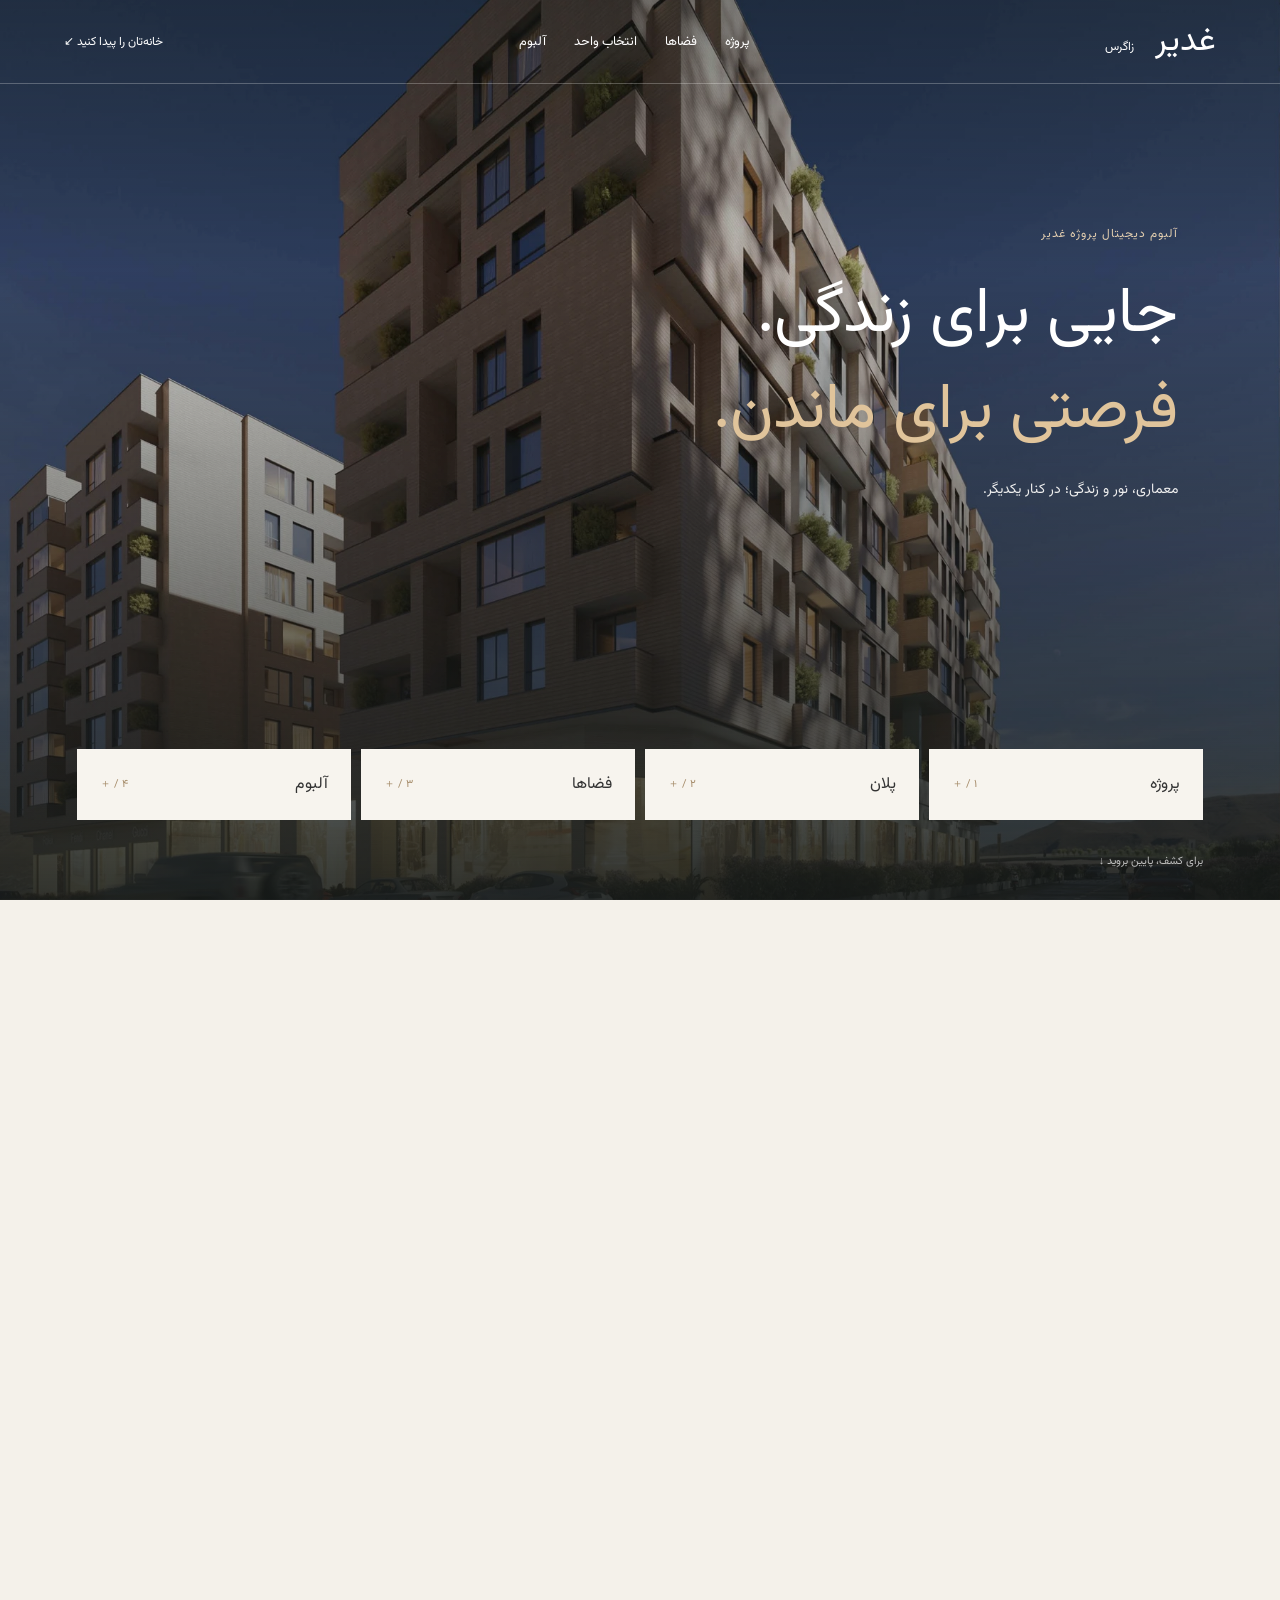
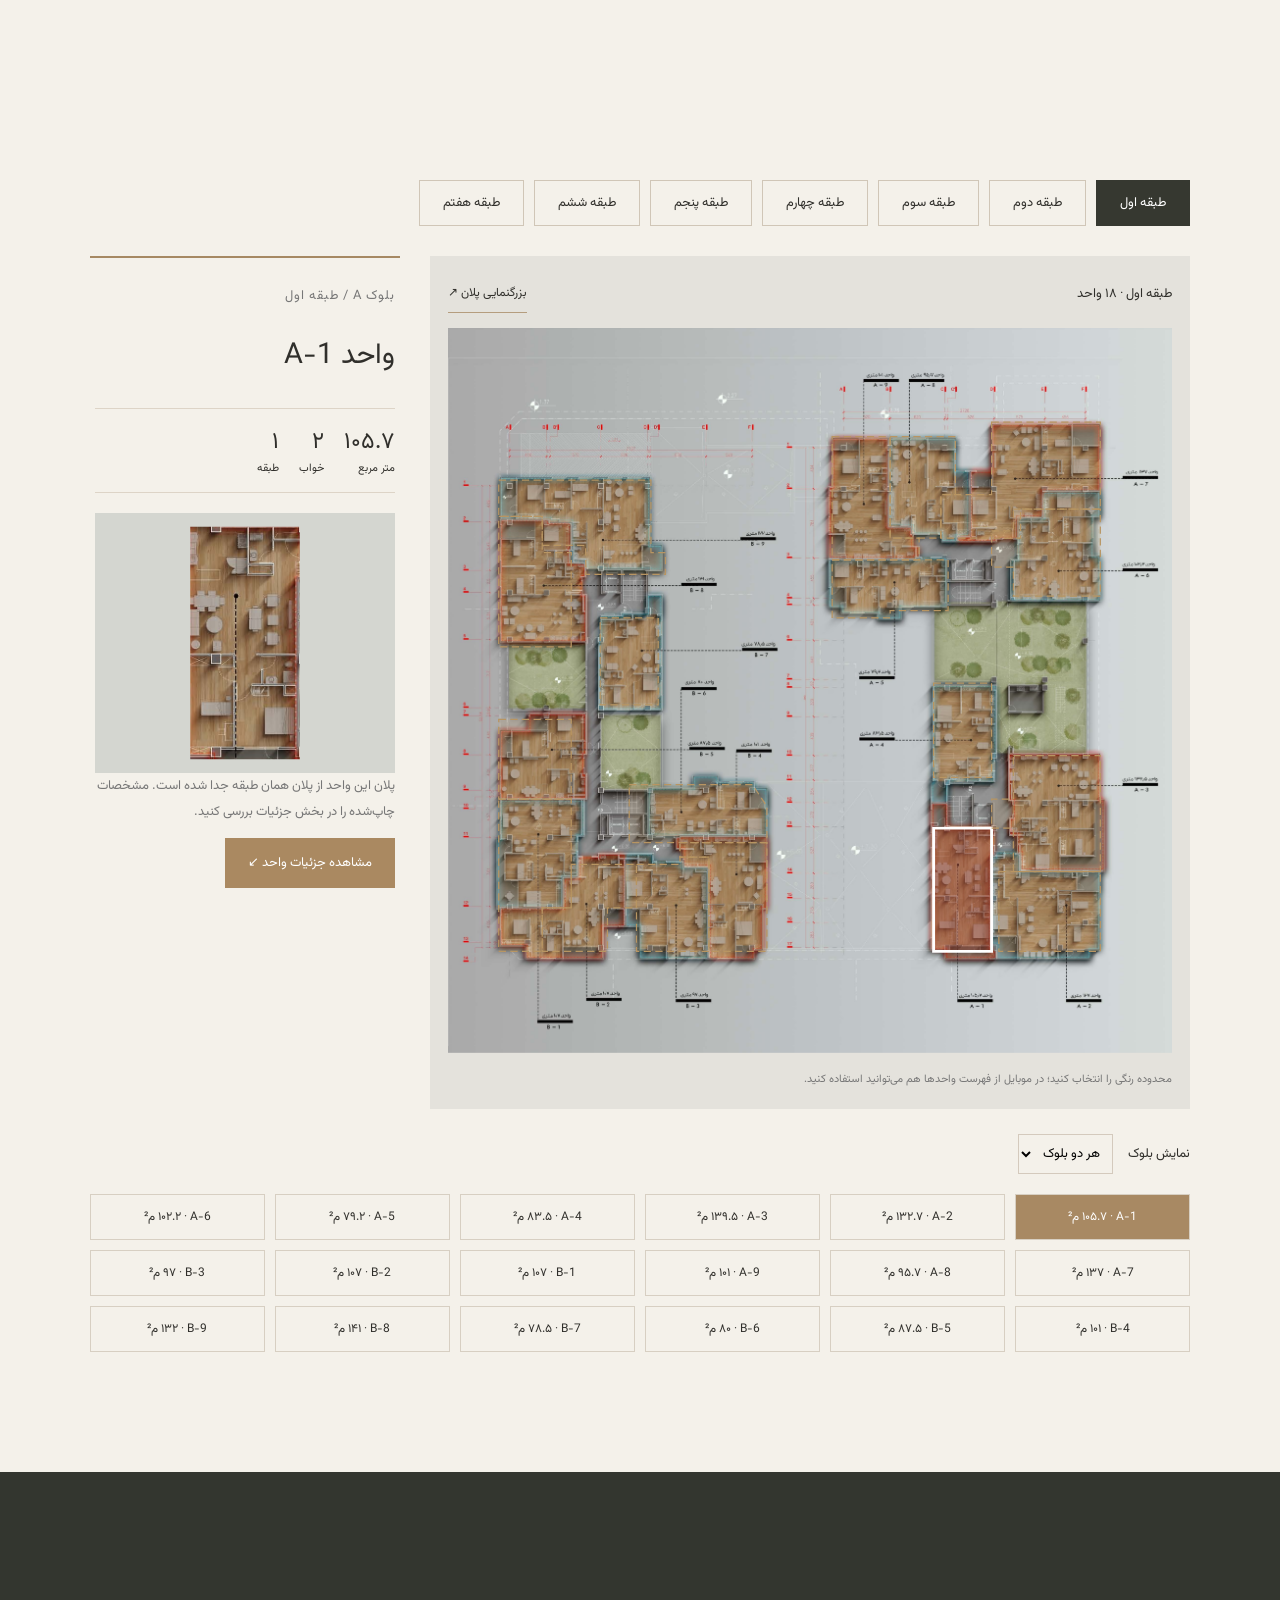
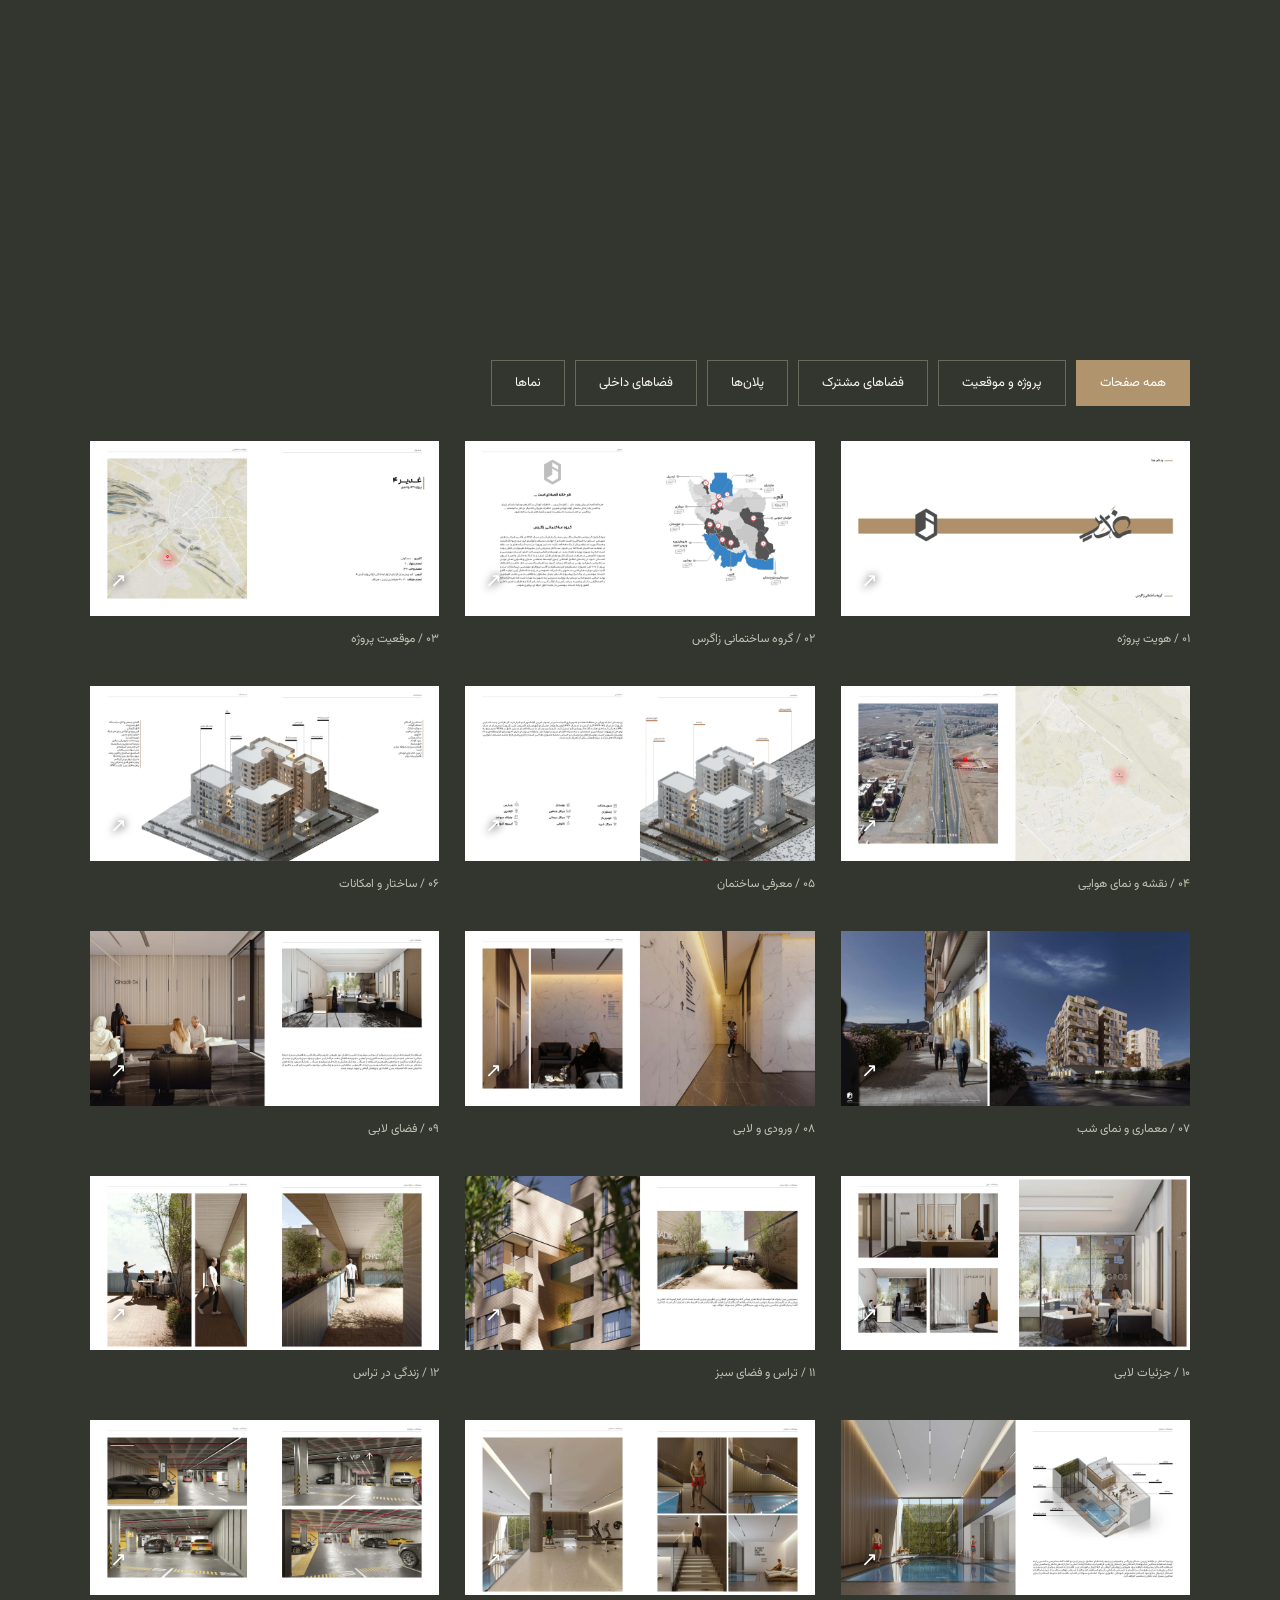
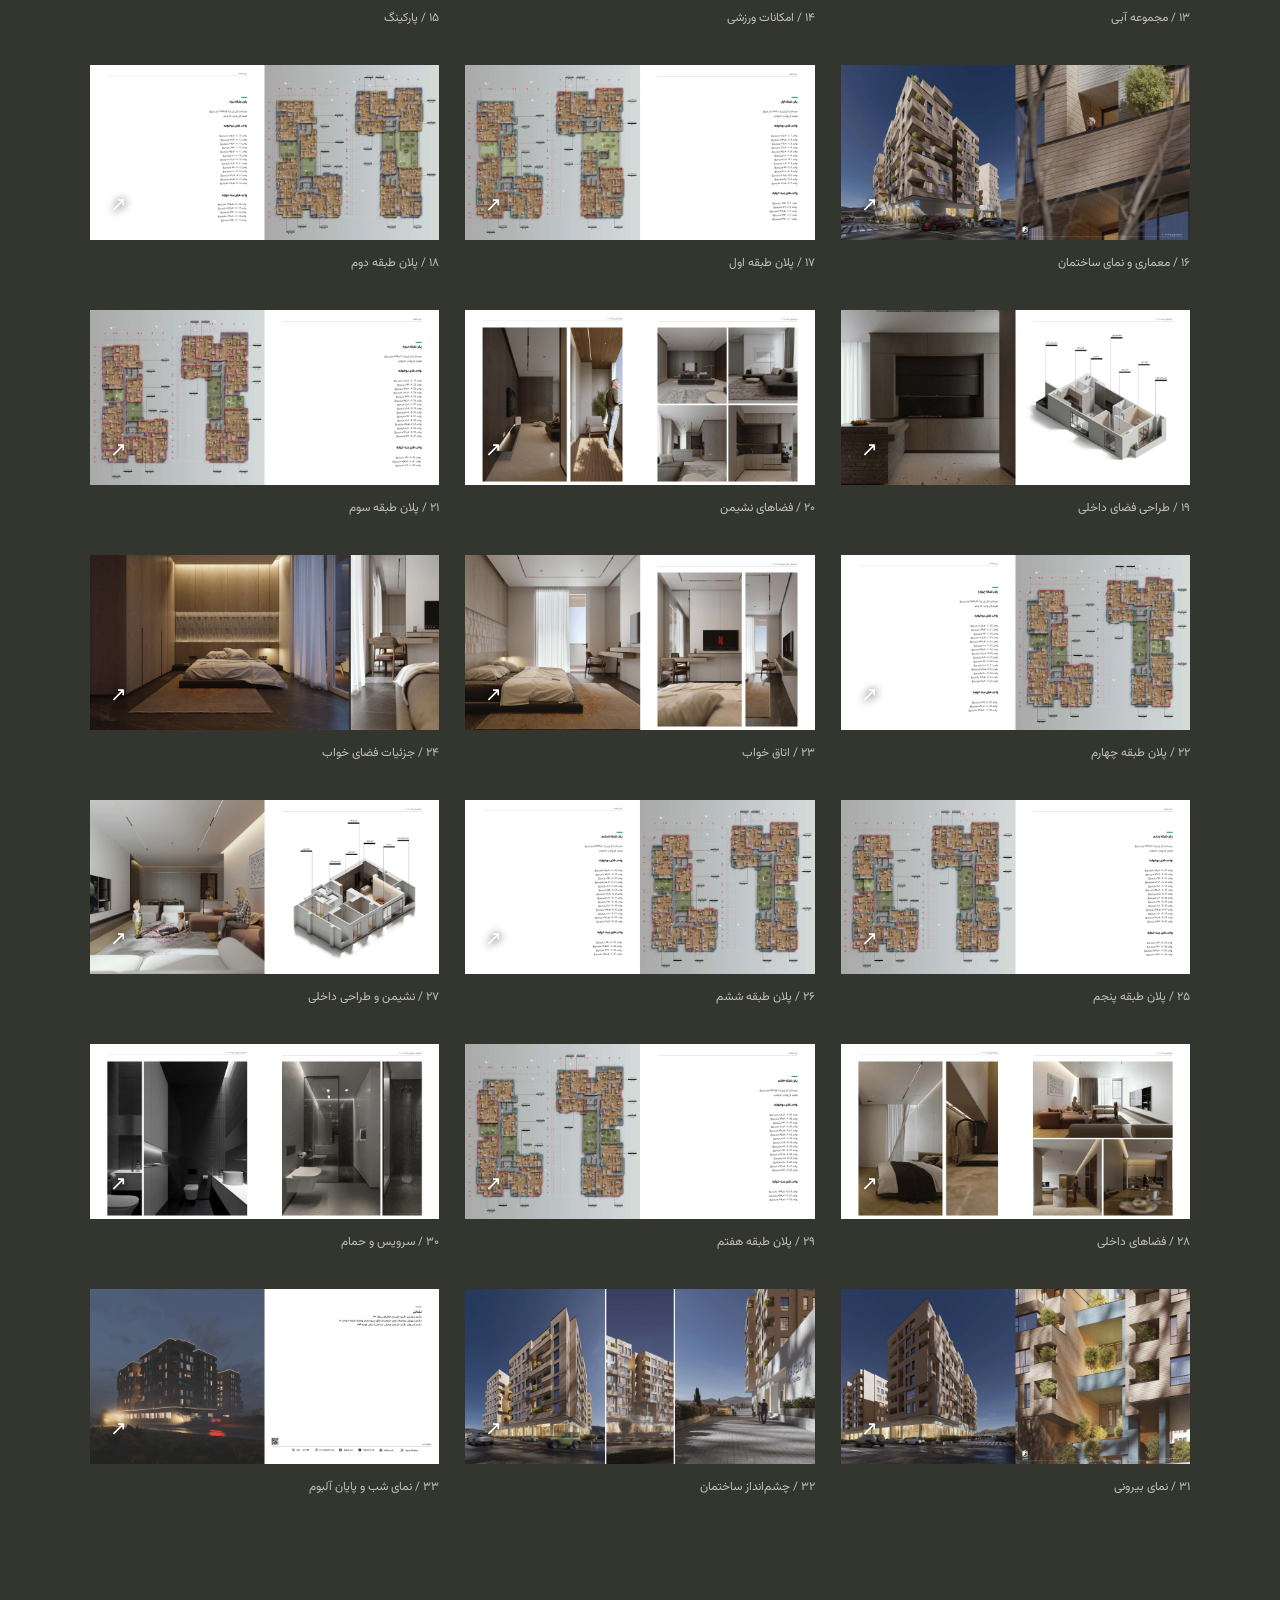
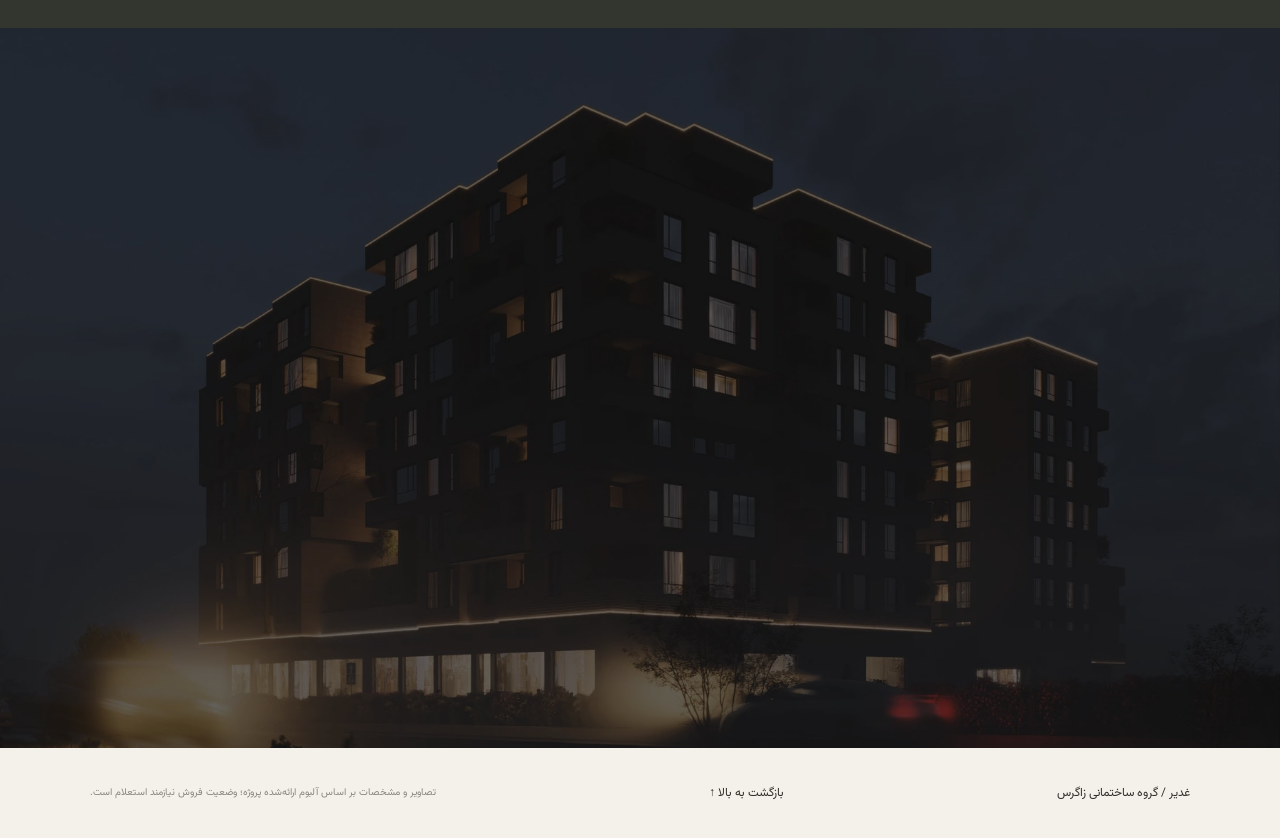
<file: index.html>
<!doctype html>
<html lang="fa" dir="rtl">
<head><meta charset="utf-8"><meta name="viewport" content="width=device-width,initial-scale=1"><meta name="theme-color" content="#eee9df"><meta name="description" content="آلبوم دیجیتال فروش پروژه غدیر، گروه ساختمانی زاگرس؛ کشف فضاها و انتخاب واحد در پلان تعاملی."><title>غدیر — زندگی، با نگاهی تازه</title><link rel="stylesheet" href="styles.css"><script src="app.js" defer></script></head>
<body><link rel="stylesheet" href="additions.css">
<div class="intro" aria-hidden="true"><span>غدیر</span><small>گروه ساختمانی زاگرس</small></div>
<header><a class="wordmark" href="#home">غدیر <small>زاگرس</small></a><nav aria-label="منوی اصلی"><a href="#story">پروژه</a><a href="#spaces">فضاها</a><a href="#plans">انتخاب واحد</a><a href="#album">آلبوم</a></nav><a class="header-cta" href="#plans">خانه‌تان را پیدا کنید ↙</a></header>
<main>
<section class="hero" id="home"><img class="hero-photo" src="assets/web/hero.webp" alt="نمای ساختمان غدیر و تراس‌های سبز" fetchpriority="high"><div class="hero-shade"></div><div class="hero-copy"><p class="eyebrow">آلبوم دیجیتال پروژه غدیر</p><h1>جایی برای زندگی.<br><em>فرصتی برای ماندن.</em></h1><p>معماری، نور و زندگی؛ در کنار یکدیگر.</p></div><div class="hero-dock" id="dock"></div><span class="hero-scroll">برای کشف، پایین بروید ↓</span></section>
<section class="story section" id="story"><div class="section-heading reveal"><p class="eyebrow">۰۱ / غدیر</p><h2>خانه، فراتر از<br><em>چهار دیوار.</em></h2><p>روایتی از پروژه غدیر؛ از موقعیت و معماری ساختمان تا فضاهای مشترک و جزئیات خانه‌های آن. اطلاعات و تصاویر این آلبوم از بروشور ارائه‌شده پروژه گرفته شده‌اند.</p></div><div class="story-image reveal"><button class="photo" data-src="assets/web/exterior.webp" data-title="معماری پروژه غدیر"><img src="assets/web/exterior.webp" alt="معماری پروژه غدیر" loading="lazy"></button><span class="caption">غدیر / گروه ساختمانی زاگرس</span></div><div class="facts reveal"><span><b>۷</b>طبقه مسکونی در آلبوم</span><span><b>۱۸</b>واحد در هر پلان طبقه</span><span><b>۲</b>بلوک A و B</span></div><div class="source-spread reveal"><button class="photo" data-page="2"><img src="assets/web/page-02.webp" alt="معرفی گروه ساختمانی زاگرس" loading="lazy"></button><div><p class="eyebrow">سازنده / موقعیت</p><h3>با امضای زاگرس</h3><p>معرفی سازنده، موقعیت پروژه و اطلاعات درج‌شده در بروشور اصلی را با بزرگنمایی مطالعه کنید.</p><button class="text-link" data-page="3">مشاهده موقعیت پروژه ↗</button><button class="text-link" data-page="4">نمای هوایی و نقشه ↗</button></div></div></section>
<section class="location section"><div class="section-heading reveal"><p class="eyebrow">موقعیت / پردیسان قم</p><h2>نزدیک به شهر.<br><em>نزدیک به زندگی.</em></h2><p>پردیسان در منطقه هشتم شهرداری قم و جنوب غربی کلان‌شهر قم قرار دارد. بوستان‌های محله‌محور و دسترسی به خدمات شهری، بخشی از معرفی این منطقه در بروشور پروژه است.</p></div><div class="location-grid reveal"><div><h3>هر خانه قصه‌ای است…</h3><p>هر خانه قصه‌ای برای روایت دارد؛ تلخ و شیرین. خاطرات کودکی در کنار هم بودن‌ها، داستان زیبای بنا شدن یک زندگی، داستان تولد نوزادی شیرین؛ خاطرات عزیزانی که دیگر در کنار ما نیستند… و زاگرس در کنار شماست تا سقفی بنا شود و قصه‌های شما ساخته شود.</p><p>گروه ساختمانی زاگرس فعالیت خود را در سال ۱۳۸۶ آغاز کرده است. معرفی کامل گروه و گستره پروژه‌ها در صفحه دوم آلبوم اصلی در دسترس است.</p></div><div><h3>دسترسی‌های معرفی‌شده</h3><div class="amenities"><span>بوستان</span><span>مراکز خرید</span><span>مدارس</span><span>مراکز درمانی</span><span>رستوران</span><span>مراکز مذهبی</span><span>سوپرمارکت</span><span>خودپرداز</span><span>نانوایی</span><span>کلانتری</span><span>جایگاه سوخت</span><span>آبمیوه‌فروشی</span></div><button class="text-link" data-page="5">مطالعه معرفی و دسترسی‌ها ↗</button></div></div></section>
<section class="spaces section" id="spaces"><div class="section-heading reveal"><p class="eyebrow">۰۲ / تجربه زندگی</p><h2>از اولین قدم،<br><em>تا لحظه آرامش.</em></h2><p>لابی، تراس‌های سبز، مجموعه آبی و فضاهای خدماتی؛ فصل‌هایی از زندگی در غدیر.</p></div><div class="space-grid" id="space-grid"></div><div class="detail-story reveal"><div class="detail-copy"><p class="eyebrow">زندگی در جزئیات</p><h3 id="detail-title">نور، بافت و آرامش</h3><p>فضاهای داخلی نمایش‌داده‌شده در بروشور؛ نگاهی به کیفیت فضایی و طراحی پیشنهادی پروژه.</p><div class="detail-controls"><button id="detail-prev" aria-label="تصویر قبلی">→</button><span id="detail-count">۱ / ۴</span><button id="detail-next" aria-label="تصویر بعدی">←</button></div></div><div class="detail-images" id="detail-images"></div></div></section>
<section class="plans section" id="plans"><div class="section-heading reveal"><p class="eyebrow">۰۳ / خانه شما</p><h2>یک انتخاب.<br><em>یک شروع تازه.</em></h2><p>طبقه را انتخاب کنید، سپس روی محدوده یک واحد بزنید. پلان مستقل و اطلاعات همان واحد نمایش داده می‌شود.</p></div><div class="floor-tabs" role="tablist" aria-label="انتخاب طبقه" id="floor-tabs"></div><div class="plan-layout"><div class="plan-stage"><div class="plan-toolbar"><span id="floor-title"></span><button id="open-floor" class="text-link">بزرگنمایی پلان ↗</button></div><div id="plan-canvas"></div><p class="plan-hint">محدوده رنگی را انتخاب کنید؛ در موبایل از فهرست واحدها هم می‌توانید استفاده کنید.</p></div><aside class="unit-card" aria-live="polite" id="unit-card"></aside></div><div class="unit-filter"><label for="block-filter">نمایش بلوک</label><select id="block-filter"><option value="all">هر دو بلوک</option><option value="A">بلوک A</option><option value="B">بلوک B</option></select></div><div class="unit-list" id="unit-list"></div><section class="unit-detail" id="unit-detail" hidden></section></section>
<section class="album section" id="album"><div class="section-heading reveal"><p class="eyebrow">۰۴ / روایت کامل</p><h2>غدیر،<br><em>صفحه به صفحه.</em></h2><p>تمام ۳۳ صفحه بروشور، با ترتیب اصلی و امکان بزرگنمایی. متن‌ها و مشخصات چاپ‌شده در این بخش نیز قابل مشاهده‌اند.</p></div><div class="album-filters" id="album-filters" aria-label="فیلتر صفحات"></div><div class="album-grid" id="album-grid"></div></section>
<section class="ending"><img src="assets/web/night.webp" alt="نمای شب ساختمان غدیر" loading="lazy"><div class="ending-copy reveal"><p class="eyebrow">فصل بعدی، با شما.</p><h2>خانه‌ای برای<br>داستان شما.</h2><p>واحد موردنظرتان را انتخاب و متن درخواست اطلاعات را کپی کنید.</p><a class="primary" href="#plans">انتخاب واحد ↙</a><button class="outline" id="copy-request">کپی درخواست اطلاعات</button><p id="copy-status" role="status"></p></div></section>
</main><footer><span>غدیر / گروه ساختمانی زاگرس</span><a href="#home">بازگشت به بالا ↑</a><small>تصاویر و مشخصات بر اساس آلبوم ارائه‌شده پروژه؛ وضعیت فروش نیازمند استعلام است.</small></footer>
<dialog id="viewer" aria-label="نمایش تصویر"><div class="viewer-bar"><span id="viewer-title"></span><button id="viewer-close" aria-label="بستن نمایش تصویر">×</button></div><div class="viewer-body"><button id="viewer-prev" class="viewer-arrow" aria-label="تصویر قبلی">→</button><div class="viewer-image-wrap"><img id="viewer-image" alt="" tabindex="0" role="button" aria-label="بزرگنمایی تصویر"><aside id="viewer-keyplan" hidden></aside></div><button id="viewer-next" class="viewer-arrow" aria-label="تصویر بعدی">←</button></div><div class="viewer-footer"><span id="viewer-count"></span><span>برای زوم روی تصویر بزنید · خروج با Esc</span></div></dialog>
</body></html>
</file>
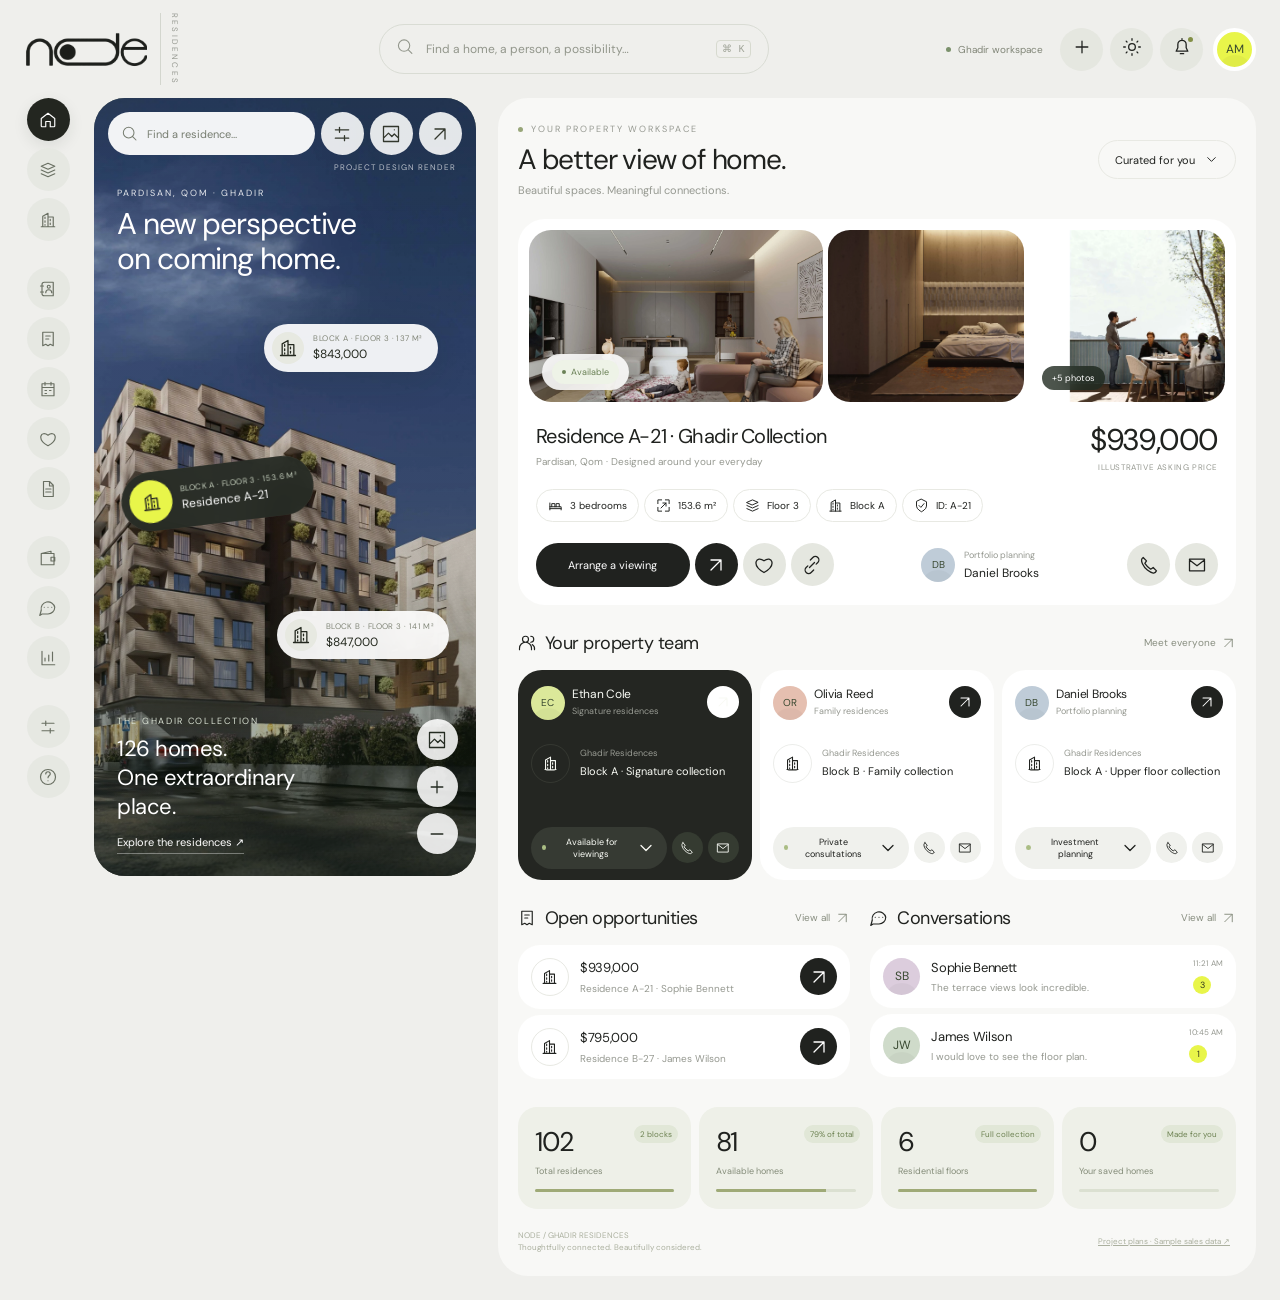
<file: node-residences/index.html>
<!doctype html>
<html lang="en"><head><meta charset="utf-8"><meta name="viewport" content="width=device-width,initial-scale=1,viewport-fit=cover"><meta name="theme-color" content="#efefec"><meta name="description" content="Explore Ghadir Residences. Discover 126 thoughtfully designed homes, explore floor plans, compare residences and curate your next chapter."><title>NODE — A better view of home.</title><link rel="icon" href="assets/favicon.svg" type="image/svg+xml"><link rel="preload" href="assets/dm-sans.woff2" as="font" type="font/woff2" crossorigin><link rel="stylesheet" href="style.css"></head><body><a class="skip-link" href="#main">Skip to content</a><div class="app-shell"><header class="topbar"><a class="brand" href="#overview" aria-label="NODE home"><span class="brand-symbol"><img src="assets/node-logo.png" alt="NODE"></span><span>RESIDENCES</span></a><button class="global-search" data-action="search"><span data-icon="search"></span><span>Find a home, a person, a possibility…</span><kbd>⌘ K</kbd></button><div class="top-actions"><span class="workspace-state"><i></i> Ghadir workspace</span><button class="icon-button" data-action="quick-add" aria-label="Create new" data-tip="Create new"><span data-icon="plus"></span></button><button class="icon-button" data-action="theme" aria-label="Toggle dark appearance" data-tip="Appearance"><span data-icon="sun"></span></button><button class="icon-button notification-button" data-action="notifications" aria-label="Notifications" data-tip="Notifications"><span data-icon="bell"></span><b></b></button><button class="avatar my-avatar" data-action="profile" aria-label="Your account">AL</button><button class="icon-button mobile-menu" data-action="menu" aria-label="Open navigation"><span data-icon="menu"></span></button></div></header><div class="workspace"><aside class="nav-rail" aria-label="Main navigation" id="navRail"></aside><aside class="property-scene" id="propertyScene" aria-label="Ghadir property explorer"></aside><main id="main" tabindex="-1"></main></div><nav class="mobile-nav" aria-label="Mobile navigation" id="mobileNav"></nav></div><dialog id="modal" aria-labelledby="modalTitle"></dialog><div id="toast" role="status" aria-live="polite"></div><script src="data.js"></script><script src="app.js"></script></body></html>
</file>
<file: styles.css>
@font-face{font-family:Vazir;src:url('assets/Vazirmatn-Regular.woff2') format('woff2');font-display:swap}*{box-sizing:border-box}html{scroll-behavior:smooth;scroll-padding-top:90px}body{margin:0;background:#f4f1ea;color:#302f2b;font-family:Vazir,Tahoma,sans-serif}button,input,select{font:inherit}button,a{-webkit-tap-highlight-color:transparent}button{cursor:pointer}a{color:inherit;text-decoration:none}button{color:inherit}button:focus-visible,a:focus-visible,select:focus-visible,[tabindex]:focus-visible{outline:3px solid #ac8355;outline-offset:5px}img{display:block;width:100%}button[hidden],[hidden]{display:none!important}header{height:84px;display:flex;align-items:center;justify-content:space-between;padding:0 5%;position:absolute;z-index:5;width:100%;color:white;border-bottom:1px solid #ffffff40}.wordmark{font-size:34px}.wordmark small{font-size:12px;margin-right:12px}nav{display:flex;gap:28px;font-size:13px}.header-cta{font-size:12px}.hero{height:100svh;min-height:740px;position:relative;color:white;overflow:hidden}.hero-photo,.hero-shade{position:absolute;inset:0;height:100%;object-fit:cover}.hero-photo{animation:hero-arrive 2.3s cubic-bezier(.22,1,.36,1) both;object-position:center 55%}.hero-shade{background:linear-gradient(0deg,#171b1ade 0%,#11191825 70%,#11191870)}.hero-copy{position:absolute;right:8%;top:25%;max-width:720px}.eyebrow{font-size:12px;letter-spacing:1px;color:#a3845e;margin:0 0 24px}.hero .eyebrow{color:#e4cfb0}h1,h2,h3,p{margin-top:0}h1{font-size:clamp(38px,5vw,76px);line-height:1.5;font-weight:400;margin-bottom:20px}em{font-style:normal;color:#aa8a63}h1 em{color:#e0c49b}.hero-copy>p:last-child{font-size:14px;color:#eee}.hero-dock{position:absolute;bottom:80px;left:6%;right:6%;display:grid;grid-template-columns:repeat(4,1fr);gap:10px}.dock-cell{position:relative}.dock-button{width:100%;border:0;background:#f7f4ee;color:#333;padding:23px;text-align:right;display:flex;justify-content:space-between;align-items:center}.dock-button small{color:#a58b69;font-size:11px}.dock-panel{position:absolute;bottom:100%;width:100%;background:#f7f4ee;color:#333;padding:26px;box-shadow:0 -16px 40px #0002;max-height:360px;overflow:auto;transform-origin:bottom;animation:card-up .65s cubic-bezier(.22,1,.36,1)}.dock-panel h3{font-size:24px;font-weight:400}.dock-panel p,.dock-panel a{font-size:13px;line-height:2}.dock-panel a{display:block;border-top:1px solid #d8d1c5;padding-top:12px;margin-top:16px}.hero-scroll{position:absolute;bottom:30px;right:6%;font-size:11px;opacity:.7}.section{padding:120px 7%}.section-heading{max-width:720px;margin-bottom:60px}.section-heading h2{font-weight:400;font-size:clamp(36px,4.5vw,66px);line-height:1.55;margin-bottom:26px}.section-heading>p:last-child{max-width:570px;color:#73716b;line-height:2.2;font-size:14px}.story{display:grid;grid-template-columns:1fr 1fr;gap:40px 8%;align-items:center}.story-image .photo{aspect-ratio:4/5}.caption{display:block;font-size:11px;color:#89867e;padding-top:15px}.photo{border:0;padding:0;background:#ddd;overflow:hidden;display:block;width:100%;position:relative}.photo img{height:100%;object-fit:cover;transition:transform 1s cubic-bezier(.22,1,.36,1)}.photo:hover img{transform:scale(1.045)}.photo:after{content:'↗';position:absolute;bottom:18px;left:20px;color:white;font-size:20px;text-shadow:0 1px 8px #000}.facts{grid-column:1/-1;display:flex;justify-content:space-around;border-top:1px solid #d6d0c4;border-bottom:1px solid #d6d0c4;padding:32px 0;gap:20px}.facts span{font-size:12px;color:#777}.facts b{display:block;font-size:46px;font-weight:400;color:#333}.source-spread{grid-column:1/-1;display:grid;grid-template-columns:1.6fr 1fr;gap:40px;align-items:center;margin-top:40px}.source-spread p{line-height:2;color:#777;font-size:13px}.source-spread h3{font-size:32px;font-weight:400}.text-link{border:0;background:transparent;border-bottom:1px solid #b59d7e;padding:10px 0;margin:0 15px 0 0;font-size:12px}.spaces{background:#e8e3d9}.space-grid{display:grid;grid-template-columns:1fr 1fr;gap:60px 40px}.space-card:nth-child(even){padding-top:100px}.space-card .photo{aspect-ratio:5/4}.space-card h3{font-size:24px;font-weight:400;margin:20px 0 8px}.space-card p{font-size:13px;color:#777;line-height:2}.marked{position:relative;overflow:hidden}.marker{position:absolute;width:34px;height:34px;top:50%;left:50%;border-radius:50%;border:1px solid #fff;background:#ae8963a0;box-shadow:0 0 0 8px #fff2;animation:pulse 3s infinite;color:white}.marker-note{position:absolute;top:calc(50% + 30px);left:20%;right:20%;padding:18px;background:#f8f5ecef;font-size:12px;line-height:2;animation:card-up .3s}.detail-story{display:grid;grid-template-columns:1fr 1.5fr;gap:50px;margin-top:100px;align-items:center}.detail-copy h3{font-size:35px;font-weight:400}.detail-copy p{line-height:2;font-size:14px;color:#777}.detail-controls{display:flex;gap:25px;align-items:center}.detail-controls button{border:1px solid #bdb2a3;border-radius:50%;background:transparent;width:45px;height:45px}.detail-images{display:grid;grid-template-columns:1fr 1fr;gap:12px}.detail-images .photo{aspect-ratio:3/4;transition:transform .8s}.detail-images .photo:nth-child(even){transform:translateY(35px)}.detail-images.shift .photo:nth-child(odd){transform:translateY(35px)}.detail-images.shift .photo:nth-child(even){transform:translateY(0)}.floor-tabs{display:flex;gap:10px;flex-wrap:wrap;margin-bottom:30px}.floor-tabs button,.album-filters button{border:1px solid #d0c6b7;background:transparent;padding:12px 23px;font-size:13px}.floor-tabs [aria-selected=true],.album-filters [aria-pressed=true]{background:#363830;color:#fff;border-color:#363830}.plan-layout{display:grid;grid-template-columns:minmax(0,1fr) 310px;gap:30px;align-items:start}.plan-stage{background:#e4e2dc;padding:18px}.plan-toolbar{display:flex;justify-content:space-between;align-items:center;margin-bottom:15px;font-size:13px}#plan-canvas{position:relative}#plan-canvas svg{display:block;width:100%;height:auto;direction:ltr}.unit-zone{fill:#b8956230;stroke:#b89562;stroke-width:.17;stroke-dasharray:1 .6;cursor:pointer;transition:fill .25s}.unit-zone:hover,.unit-zone:focus{fill:#c69c6070;stroke:#fff;stroke-width:.4}.unit-zone.selected{fill:#a84d3a78;stroke:#fff;stroke-width:.4;stroke-dasharray:none}.plan-hint{font-size:11px;line-height:2;color:#777;margin:16px 0 0}.unit-card{border-top:2px solid #a68963;padding:25px 5px}.unit-card h3{font-size:29px;font-weight:400}.unit-card p{font-size:13px;line-height:2;color:#777}.unit-card img{max-height:230px;object-fit:contain;background:#d5d5d0;margin:20px 0}.unit-facts{display:flex;gap:30px;border-block:1px solid #ddd4c7;padding:15px 0;margin:20px 0}.unit-facts b{font-size:25px;font-weight:400;display:block}.unit-facts span{font-size:11px}.primary,.outline{display:inline-block;border:0;background:#aa8961;color:#fff;padding:15px 23px;font-size:13px;text-align:center}.outline{background:transparent;border:1px solid #d6c6b0}.unit-filter{margin-top:25px;display:flex;gap:15px;align-items:center;font-size:13px}.unit-filter select{padding:8px;border:1px solid #d4cabd;background:transparent}.unit-list{display:grid;grid-template-columns:repeat(6,1fr);gap:10px;margin-top:20px}.unit-list button{border:1px solid #d7cfc2;padding:13px;background:transparent;font-size:12px}.unit-list button.selected{background:#a88963;color:white}.unit-detail{margin-top:65px;padding-top:50px;border-top:1px solid #cbbfae}.unit-detail h3{font-size:35px;font-weight:400}.unit-detail-grid{display:grid;grid-template-columns:1fr 1fr;gap:35px}.unit-detail .unit-plan{max-height:520px;object-fit:contain;background:#dadbd5}.unit-detail p{line-height:2;font-size:13px;color:#777}.unit-detail .specs{max-height:500px;object-fit:contain}.unit-detail .photo img{object-fit:contain}.album{background:#33362f;color:#f8f5ee}.album .section-heading>p:last-child{color:#b9b9ad}.album-filters{display:flex;gap:10px;flex-wrap:wrap;margin-bottom:35px}.album-filters button{color:inherit;border-color:#666b5c}.album-filters [aria-pressed=true]{background:#b0946e;border-color:#b0946e}.album-grid{display:grid;grid-template-columns:repeat(3,1fr);gap:26px}.album-item .photo{aspect-ratio:2/1}.album-item .photo img{object-fit:contain}.album-item p{font-size:12px;color:#c1c1b3;margin-top:14px}.ending{height:720px;position:relative;color:white;display:flex;align-items:center;padding:7%;overflow:hidden}.ending>img{position:absolute;inset:0;height:100%;object-fit:cover;filter:brightness(.4)}.ending-copy{position:relative;max-width:600px}.ending h2{font-size:clamp(40px,5vw,70px);font-weight:400;line-height:1.5}.ending p{font-size:14px;line-height:2}.ending .eyebrow{color:#d8bd94}.ending .outline{margin-right:10px}footer{padding:35px 7%;display:flex;gap:25px;align-items:center;justify-content:space-between;font-size:12px}footer small{max-width:400px;color:#89867f;font-size:10px;line-height:2}dialog{position:fixed;inset:0;width:100vw;height:100dvh;max-width:none;max-height:none;border:0;margin:0;padding:25px;background:#181b18f7;color:white}dialog::backdrop{background:#111d}.viewer-bar{display:flex;justify-content:space-between;align-items:center;height:45px;font-size:13px}.viewer-bar button{border:0;background:none;color:white;font-size:36px}.viewer-body{height:calc(100% - 95px);display:flex;align-items:center;gap:15px;direction:rtl}.viewer-image-wrap{position:relative;flex:1;min-width:0;height:100%;display:flex;align-items:center;justify-content:center;overflow:auto}.viewer-image-wrap>img{max-width:100%;width:auto;max-height:100%;object-fit:contain;cursor:zoom-in;transition:transform .5s}.image-zoomed .viewer-image-wrap>img{transform:scale(1.8);cursor:zoom-out}.viewer-arrow{background:none;color:white;border:1px solid #fff4;border-radius:50%;width:44px;height:44px;flex:none}.viewer-footer{display:flex;justify-content:space-between;font-size:11px;padding-top:15px;color:#c1c1b8}#viewer-keyplan{position:absolute;bottom:12px;right:12px;background:#f3f0e9;color:#333;width:130px;padding:8px;font-size:10px}#viewer-keyplan img{max-height:125px;object-fit:contain}.intro{position:fixed;inset:0;background:#f5f2eb;z-index:100;display:flex;align-items:center;justify-content:center;flex-direction:column;gap:20px;pointer-events:none;animation:intro-away 1.4s .7s both}.intro span{font-size:90px;color:#ac8b61}.intro small{font-size:13px;color:#777}.reveal{transition:opacity .9s,transform 1s cubic-bezier(.22,1,.36,1)}.js-motion .reveal:not(.visible){opacity:0;transform:translateY(55px)}@keyframes intro-away{to{opacity:0;visibility:hidden;transform:translateY(-8%)}}@keyframes hero-arrive{from{transform:scale(1.09)}to{transform:scale(1)}}@keyframes card-up{from{opacity:0;clip-path:inset(100% 0 0 0);transform:translateY(15px)}to{opacity:1;clip-path:inset(0);transform:translateY(0)}}@keyframes pulse{50%{box-shadow:0 0 0 13px #fff0}}@media(max-width:900px){.header-cta{display:none}.section{padding:80px 6%}.plan-layout{grid-template-columns:1fr}.unit-card{display:grid;grid-template-columns:1fr 1fr;gap:15px}.unit-card img{grid-column:2;grid-row:1/5;max-height:230px}.unit-card .primary{grid-column:1}.unit-list{grid-template-columns:repeat(3,1fr)}.album-grid{grid-template-columns:repeat(2,1fr)}.detail-story{gap:25px}.hero-dock{gap:5px}.dock-button{padding:17px 10px;font-size:12px}}@media(max-width:600px){header{height:70px;padding:0 6%}.wordmark{font-size:27px}.wordmark small{display:none}nav{gap:16px;font-size:11px}.hero{min-height:740px}.hero-copy{top:22%;right:7%;left:7%}.hero-dock{grid-template-columns:1fr 1fr;bottom:70px}.dock-panel{position:fixed;bottom:205px;left:6%;right:6%;width:auto;max-height:340px}.hero-scroll{bottom:27px}.section-heading{margin-bottom:35px}.story{grid-template-columns:1fr;gap:35px}.story-image .photo{aspect-ratio:4/4}.facts{gap:8px}.facts b{font-size:32px}.facts span{font-size:10px}.source-spread{grid-template-columns:1fr;gap:20px}.space-grid{gap:35px;grid-template-columns:1fr}.space-card:nth-child(even){padding-top:0}.detail-story{grid-template-columns:1fr;margin-top:65px}.detail-images .photo{aspect-ratio:4/5}.floor-tabs{gap:6px}.floor-tabs button{padding:10px 14px;font-size:11px}.plan-stage{padding:9px}.unit-list{grid-template-columns:repeat(3,1fr);gap:7px}.unit-detail-grid{grid-template-columns:1fr}.album-grid{grid-template-columns:1fr}.album-filters button{padding:10px 15px;font-size:12px}.ending{height:620px}.ending .primary,.ending .outline{display:block;width:100%;margin:10px 0}footer{flex-wrap:wrap}dialog{padding:12px}.viewer-body{gap:5px}.viewer-arrow{width:32px;height:32px}.viewer-footer{font-size:9px}#viewer-keyplan{width:90px;bottom:0;right:0}.unit-card h3{font-size:23px}.unit-card img{max-height:200px}.unit-facts{gap:15px}.unit-card .primary{font-size:11px;padding:12px}.plan-toolbar{font-size:11px}}@media(prefers-reduced-motion:reduce){html{scroll-behavior:auto}*,*::before,*::after{animation:none!important;transition:none!important}.intro{display:none}.js-motion .reveal:not(.visible){opacity:1;transform:none}.detail-images .photo{transform:none!important}}
</file>
<file: additions.css>
.location{padding-top:20px}.location-grid{display:grid;grid-template-columns:1fr 1fr;gap:9%}.location-grid h3{font-weight:400;font-size:26px}.location-grid p{font-size:14px;color:#777;line-height:2.4}.amenities{display:grid;grid-template-columns:repeat(3,1fr);gap:14px}.amenities span{font-size:12px;padding:15px 5px;border-bottom:1px solid #d4cbbd}.unit-plan{display:block;width:100%;max-height:260px;background:#d4d6d0}.unit-detail .unit-plan{height:440px;max-height:440px}.morph-image{position:fixed;z-index:20;object-fit:contain;pointer-events:none}.unit-facts{gap:20px}.unit-facts b{font-size:23px}.viewer-image-wrap{direction:ltr}@media(max-width:600px){.location-grid{grid-template-columns:1fr;gap:30px}.amenities{gap:8px}.unit-detail .unit-plan{height:340px}.unit-card .unit-plan{grid-column:2;grid-row:1/5;height:220px}.unit-facts{gap:12px}.unit-facts b{font-size:19px}}
</file>
<file: node-residences/style.css>
@font-face{font-family:DM;src:url('assets/dm-sans.woff2') format('woff2');font-display:swap;font-weight:100 900}
:root{--bg:#efefec;--paper:#f8f8f6;--card:#fff;--ink:#20221f;--muted:#969991;--line:#e8e9e3;--soft:#f0f1ed;--accent:#e8f54a;--accent-dark:#737b13;--radius:25px;--ease:cubic-bezier(.2,.8,.2,1)}*{box-sizing:border-box}html{scroll-behavior:smooth}body{margin:0;color:var(--ink);background:#dbddd7;font:13px DM,Arial,sans-serif;-webkit-font-smoothing:antialiased}button,input,select,textarea{font:inherit}button,a,input,select{ -webkit-tap-highlight-color:transparent}button{color:inherit;cursor:pointer;border:0;background:none}a{color:inherit;text-decoration:none}button,a{touch-action:manipulation}button{transition:background .2s,transform .25s var(--ease),box-shadow .2s}button:hover{transform:translateY(-2px)}button:active{transform:scale(.96)}button:disabled{opacity:.4;cursor:not-allowed}button:focus-visible,a:focus-visible,input:focus-visible,select:focus-visible{outline:2px solid #919e14;outline-offset:4px}img{max-width:100%;display:block}h1,h2,h3,p{margin:0}h1,h2,h3{font-weight:500}h1{font-size:36px;letter-spacing:-1.7px;line-height:1.13}h2{font-size:21px;letter-spacing:-.7px}h3{font-size:16px;letter-spacing:-.3px}.icon{width:20px;height:20px;stroke:currentColor;stroke-width:1.55;stroke-linecap:round;stroke-linejoin:round;fill:none;flex:none}.app-shell{background:var(--bg);min-height:100vh;padding:0 24px 24px;max-width:2100px;margin:auto}.topbar{height:98px;display:flex;gap:30px;align-items:center;justify-content:space-between}.brand{width:177px;display:flex;align-items:center;gap:13px;flex:none}.brand img{width:116px;height:45px;object-fit:contain}.brand>span{font-size:8px;letter-spacing:2.2px;color:var(--muted);writing-mode:vertical-rl;border-left:1px solid #d3d6ce;padding-left:9px}.global-search{border:1px solid #d9dcd4;border-radius:30px;display:flex;align-items:center;gap:12px;width:390px;padding:12px 17px;color:#92968b;font-size:12px;text-align:left}.global-search .icon{width:17px}.global-search kbd{margin-left:auto;font-size:10px;border:1px solid #d7dacf;padding:2px 5px;border-radius:4px;color:#a0a498}.top-actions{display:flex;align-items:center;gap:7px}.workspace-state{display:flex;align-items:center;gap:7px;font-size:10px;color:#818678;margin-right:10px}.workspace-state i{width:5px;height:5px;background:#7b916c;border-radius:50%}.icon-button{width:43px;height:43px;border-radius:50%;display:inline-flex;align-items:center;justify-content:center;flex:none;background:#e5e7e0}.icon-button:hover{background:#dadfd0}.icon-button.sm{width:34px;height:34px}.icon-button.sm .icon{width:16px;height:16px}.icon-button.white{background:var(--card)}.icon-button.black{background:var(--ink);color:var(--card)}.icon-button.accent{background:var(--accent);color:#23241c}.avatar{width:43px;height:43px;display:inline-flex;align-items:center;justify-content:center;border-radius:50%;background:var(--avatar,#dce7d2);color:#384830;font-weight:600;font-size:12px;flex:none;position:relative;overflow:hidden}.avatar:after{content:'';position:absolute;width:28px;height:20px;bottom:-8px;border-radius:50%;background:#00000009}.avatar.large{width:80px;height:80px;font-size:24px}.my-avatar{background:var(--accent);margin-left:3px;border:4px solid var(--card)}.notification-button{position:relative}.notification-button b{position:absolute;width:5px;height:5px;border-radius:50%;background:#828f46;right:10px;top:9px}.workspace{display:grid;grid-template-columns:48px minmax(260px,31%) minmax(0,1fr);gap:22px;align-items:start}.nav-rail{position:sticky;top:20px;display:flex;flex-direction:column;align-items:center;gap:7px;padding-top:0}.nav-item{width:43px;height:43px;display:grid;place-items:center;border-radius:50%;color:#696f62;background:#e6e8e2;position:relative}.nav-item:hover{background:#dce0d3}.nav-item.active{background:#232620;color:#fff;box-shadow:0 5px 15px #23262018}.nav-item .icon{width:18px;height:18px}.nav-gap{height:12px}.nav-spacer{height:18px}.nav-item[data-tip]:after,.icon-button[data-tip]:after{content:attr(data-tip);position:absolute;background:#22251f;color:#fff;padding:8px 12px;border-radius:10px;white-space:nowrap;font-size:11px;left:calc(100% + 10px);opacity:0;pointer-events:none;transform:translateX(-5px);transition:.2s;z-index:30}.nav-item:hover:after,.icon-button:hover:after{opacity:1;transform:translateX(0)}.top-actions [data-tip]:after{top:55px;left:auto}.property-scene{position:sticky;top:20px;height:calc(100vh - 122px);min-height:650px;border-radius:31px;overflow:hidden;isolation:isolate;color:white;background:#7a806d}.scene-bg{position:absolute;inset:0;z-index:-2;background:center/cover no-repeat;transition:transform 1s var(--ease),background-image .6s;transform:scale(var(--scene-scale,1.04))}.property-scene:after{content:'';position:absolute;inset:0;z-index:-1;pointer-events:none;background:linear-gradient(180deg,#17241724,transparent 30%,#17241712 50%,#17241790)}.scene-top{position:absolute;top:14px;left:14px;right:14px;display:flex;gap:6px}.scene-search{background:#fffffff0;backdrop-filter:blur(16px);border-radius:24px;height:43px;display:flex;align-items:center;gap:9px;padding:0 14px;flex:1;color:#777d70;font-size:11px;text-align:left}.scene-search .icon{width:16px}.scene-top .icon-button{background:#ffffffe0;color:#33382d;width:43px;height:43px}.scene-click{position:absolute;inset:78px 0 140px;width:100%;cursor:crosshair}.scene-heading{position:absolute;top:89px;left:23px;pointer-events:none}.scene-heading .eyebrow{color:#ffffffe0}.scene-heading h2{font-size:30px;line-height:1.15;letter-spacing:-1.1px;max-width:260px;color:white;margin-top:8px;text-shadow:0 2px 30px #0003}.scene-pin{position:absolute;background:#ffffffeb;color:#24291f;border-radius:30px;display:flex;align-items:center;gap:9px;padding:8px 15px 8px 8px;box-shadow:0 8px 35px #14261720;backdrop-filter:blur(15px);font-size:12px;text-align:left;transition:transform .3s var(--ease),background .3s;max-width:80%}.scene-pin>span:first-child{display:grid;place-items:center;background:#e7e9e1;border-radius:50%;width:32px;height:32px;flex:none}.scene-pin small{font-size:8px;display:block;color:#818678;letter-spacing:.4px;margin-bottom:3px}.scene-pin.selected{background:#242a23eb;color:white;transform:rotate(-7deg);box-shadow:0 5px 30px #0004}.scene-pin.selected:hover{transform:rotate(-7deg) translateY(-5px)}.scene-pin.selected>span:first-child{background:var(--accent);color:#222;width:43px;height:43px}.scene-pin.selected small{color:#c6d0be}.scene-pin.pin-0{top:29%;right:10%}.scene-pin.pin-1{top:47%;left:7%}.scene-pin.pin-2{top:66%;right:7%}.scene-footer{position:absolute;bottom:22px;left:23px;right:18px;display:flex;align-items:end;justify-content:space-between;gap:10px}.scene-footer small{color:#d9e1d3;font-size:9px;letter-spacing:1.7px;text-transform:uppercase}.scene-footer h3{font-size:22px;letter-spacing:-.5px;margin:6px 0 12px;max-width:200px}.scene-footer button.text-button{color:#fff;font-size:11px;border-bottom:1px solid #ffffff5c;padding:0 0 4px}.scene-tools{display:flex;flex-direction:column;gap:6px}.scene-tools .icon-button{background:#ffffffdf;color:#242b22;width:41px;height:41px}.scene-view-badge{position:absolute;top:64px;right:20px;font-size:8px;color:#ffffffaf;text-transform:uppercase;letter-spacing:1px}main{background:var(--paper);border-radius:30px;min-width:0;padding:25px 20px 22px;min-height:calc(100vh - 122px);position:relative}.page-top{display:flex;justify-content:space-between;align-items:center;gap:18px;margin-bottom:22px}.page-top h1{font-size:28px;letter-spacing:-1.2px}.page-top .subtitle{font-size:11px;color:var(--muted);margin-top:7px}.eyebrow{font-size:9px;text-transform:uppercase;letter-spacing:2px;color:var(--muted);display:block}.greeting{margin-bottom:9px;display:flex;gap:8px;align-items:center}.greeting i{height:5px;width:5px;background:#98a679;border-radius:50%}.page-actions{display:flex;gap:6px;align-items:center}.pill{display:inline-flex;align-items:center;justify-content:center;gap:9px;min-height:39px;padding:10px 16px;border:1px solid var(--line);border-radius:25px;background:transparent;font-size:11px;white-space:nowrap}.pill .icon{width:15px;height:15px}.pill:hover{background:var(--soft)}.pill.active,.pill.filled{background:var(--ink);border-color:var(--ink);color:var(--card)}.pill.accent{background:var(--accent);color:#252919;border-color:var(--accent)}.pill.white{background:var(--card)}select.pill{appearance:none;padding-right:30px;background-image:url("data:image/svg+xml,%3Csvg width='12' height='12' viewBox='0 0 12 12' xmlns='http://www.w3.org/2000/svg'%3E%3Cpath d='m3 5 3 3 3-3' stroke='%23666' fill='none'/%3E%3C/svg%3E");background-repeat:no-repeat;background-position:right 12px center}.primary{background:var(--ink);color:var(--card);border-radius:28px;padding:13px 23px;font-size:11px;display:inline-flex;align-items:center;justify-content:center;gap:10px;min-height:44px}.primary.accent{background:var(--accent);color:#20261a}.primary .icon{width:16px;height:16px}.section-heading{display:flex;align-items:center;justify-content:space-between;gap:12px;margin:26px 0 15px}.section-heading h2{display:flex;align-items:center;gap:9px;font-size:18px;letter-spacing:-.5px}.section-heading h2 .icon{width:18px}.section-heading .text-button{font-size:10px;color:#898f81;display:flex;align-items:center;gap:5px}.text-button .icon{width:15px}.featured{background:var(--card);border-radius:27px;padding:11px}.featured-gallery{display:grid;grid-template-columns:1.5fr 1fr 1fr;gap:5px}.photo-button{padding:0;position:relative;overflow:hidden;border-radius:22px;display:block;background:#e5e7df;isolation:isolate}.photo-button img{width:100%;height:100%;object-fit:cover;transition:transform .75s var(--ease),filter .4s}.photo-button:hover{transform:none}.photo-button:hover img{transform:scale(1.065)}.featured-gallery .photo-button{height:172px}.photo-button .photo-label{position:absolute;left:13px;bottom:12px;background:#ffffffdf;color:#2a3125;backdrop-filter:blur(10px);border-radius:20px;padding:6px 10px;font-size:9px}.photo-button .photo-label.dark{background:#1e281ec9;color:white}.photo-button .expand{position:absolute;right:10px;top:10px;display:grid;place-items:center;width:28px;height:28px;background:#ffffffdb;border-radius:50%;opacity:0;transition:.2s;color:#26301e}.photo-button:hover .expand{opacity:1}.featured-info{padding:18px 7px 7px}.featured-line{display:flex;align-items:center;justify-content:space-between;gap:20px}.featured-line h2{font-size:20px;line-height:1.35}.featured-line p{font-size:10px;color:var(--muted);margin-top:5px}.price{font-size:30px;letter-spacing:-1.4px;white-space:nowrap;font-variant-numeric:tabular-nums}.price small{display:block;font-size:8px;color:var(--muted);letter-spacing:.6px;text-align:right;margin-top:3px}.features{display:flex;gap:5px;flex-wrap:wrap;margin-top:17px}.feature{border:1px solid var(--line);border-radius:20px;padding:8px 11px;display:inline-flex;align-items:center;gap:7px;font-size:10px;white-space:nowrap}.feature .icon{width:15px;height:15px}.featured-bottom{display:flex;align-items:center;justify-content:space-between;gap:12px;margin-top:21px}.button-group{display:flex;align-items:center;gap:5px}.featured-bottom .primary{min-width:154px}.person-inline{display:flex;align-items:center;gap:9px;min-width:0}.person-inline>div{min-width:0}.person-inline p{font-size:12px}.person-inline small{font-size:9px;color:var(--muted);display:block;margin-bottom:4px}.person-inline .avatar{width:34px;height:34px;font-size:10px}.person-inline.clickable{cursor:pointer;border-radius:20px}.person-inline.clickable:hover p{text-decoration:underline}.developer-grid{display:grid;grid-template-columns:repeat(3,minmax(0,1fr));gap:8px}.developer-card{background:var(--card);padding:16px 13px 11px;border-radius:24px;min-height:210px;display:flex;flex-direction:column}.developer-card.dark-card{background:#242622;color:#f8faf4}.developer-top{display:flex;align-items:start;gap:7px}.developer-top .avatar{width:34px;height:34px;font-size:10px}.developer-top h3{font-size:12px;line-height:1.4}.developer-top small{font-size:9px;color:var(--muted);display:block;margin-top:3px}.developer-top .icon-button{margin-left:auto;width:32px;height:32px}.developer-top .icon-button .icon{width:16px}.developer-card .property-ref{display:flex;align-items:center;gap:10px;margin:24px 0;font-size:11px;line-height:1.5}.property-ref>.icon{border:1px solid #8994802a;border-radius:50%;padding:10px;width:39px;height:39px}.property-ref small{display:block;font-size:9px;color:var(--muted);margin-bottom:2px}.developer-bottom{display:flex;gap:5px;margin-top:auto;align-items:center}.status-control{display:flex;align-items:center;justify-content:space-between;gap:5px;background:var(--soft);border-radius:25px;padding:9px 11px;font-size:9px;flex:1;min-width:0}.dark-card .status-control{background:#363a33}.status-control i{width:5px;height:5px;background:#aabd84;border-radius:50%}.developer-bottom .icon-button{width:31px;height:31px;background:var(--soft)}.developer-bottom .icon-button .icon{width:14px;height:14px}.dark-card .developer-bottom .icon-button{background:#353b31}.bottom-grid{display:grid;grid-template-columns:1fr 1.1fr;gap:20px}.list-card{display:flex;align-items:center;gap:11px;background:var(--card);padding:13px;border-radius:22px;margin-bottom:6px;min-width:0}.list-card .list-icon{width:38px;height:38px;border:1px solid var(--line);border-radius:50%;display:grid;place-items:center;flex:none}.list-card .list-icon .icon{width:17px}.list-card .list-main{min-width:0;flex:1}.list-card h3{font-size:13px;line-height:1.5}.list-card p{font-size:10px;color:var(--muted);margin-top:4px;white-space:nowrap;overflow:hidden;text-overflow:ellipsis}.list-card .icon-button{width:37px;height:37px}.list-card .avatar{width:37px;height:37px}.list-card time{font-size:8px;color:var(--muted);display:block;text-align:right;margin-bottom:8px}.unread{background:var(--accent);color:#33391c;border-radius:50%;height:18px;width:18px;display:grid;place-items:center;font-size:9px}.stats-strip{display:grid;grid-template-columns:repeat(4,1fr);gap:8px;margin-top:22px}.stat-card{background:#eef0e8;border-radius:19px;padding:17px;position:relative;overflow:hidden}.stat-card strong{font-size:27px;font-weight:400;letter-spacing:-1px;display:block;font-variant-numeric:tabular-nums}.stat-card small{color:#858d7a;font-size:9px;display:block;margin-top:6px}.stat-card .stat-trend{position:absolute;right:13px;top:18px;font-size:8px;color:#6d8252;background:#e1e7d7;padding:4px 6px;border-radius:10px}.stat-progress{height:3px;background:#dbe0d1;border-radius:6px;margin-top:12px;overflow:hidden}.stat-progress i{display:block;height:100%;background:#9faa77;width:var(--progress);transform-origin:left;animation:fill-bar 1.4s var(--ease) both}.footnote{display:flex;justify-content:space-between;font-size:8px;color:#abb09f;line-height:1.6;margin-top:20px;gap:10px}.footnote button{font-size:8px;text-decoration:underline;color:inherit}.badge{display:inline-flex;align-items:center;gap:5px;border-radius:20px;font-size:9px;padding:6px 10px;background:#eef3e7;color:#6a8156;white-space:nowrap}.badge.reserved{background:#f4efdc;color:#9d8a43}.badge.sold{background:#efede9;color:#999288}.badge i{width:4px;height:4px;border-radius:50%;background:currentColor}.page-enter{animation:page-enter .65s var(--ease) both}.reveal{opacity:0;transform:translateY(20px);transition:opacity .7s var(--ease),transform .7s var(--ease);transition-delay:var(--delay,0ms)}.reveal.visible{opacity:1;transform:none}.mobile-nav,.mobile-menu{display:none}.skip-link{position:fixed;top:-50px;left:10px;z-index:100;background:#222;color:white;padding:12px}.skip-link:focus{top:10px}@keyframes page-enter{from{opacity:0;transform:translateY(16px)}to{opacity:1;transform:none}}@keyframes fill-bar{from{transform:scaleX(0)}to{transform:scaleX(1)}}@keyframes pulse-ring{0%,100%{box-shadow:0 0 0 0 #e8f54a50}50%{box-shadow:0 0 0 7px #e8f54a00}}
/* Residence collection and unit explorer */
.collection-toolbar{display:flex;gap:8px;align-items:center;flex-wrap:wrap;margin:16px 0 20px}.collection-toolbar .input-search{flex:1;min-width:145px}.input-search{display:flex;align-items:center;gap:9px;border:1px solid var(--line);border-radius:25px;padding:10px 15px;background:var(--card)}.input-search .icon{width:16px;color:var(--muted)}.input-search input{border:0;background:transparent;color:var(--ink);outline:none;width:100%;font-size:11px;min-width:0}.unit-grid{display:grid;grid-template-columns:repeat(2,minmax(0,1fr));gap:13px}.unit-card{background:var(--card);border-radius:25px;overflow:hidden;position:relative;border:1px solid transparent;transition:border .3s,box-shadow .3s}.unit-card:hover{border-color:#d7deca;box-shadow:0 12px 30px #2c34240a}.unit-card-photo{height:190px;position:relative;overflow:hidden}.unit-card-photo>a{display:block;height:100%}.unit-card-photo img{width:100%;height:100%;object-fit:cover;transition:transform .7s var(--ease)}.unit-card:hover img{transform:scale(1.045)}.unit-card-photo>.badge{position:absolute;top:13px;left:13px;background:#fffde9e6;backdrop-filter:blur(10px)}.unit-card-photo>.icon-button{position:absolute;right:12px;top:12px;background:#ffffffda}.unit-card-body{padding:17px}.unit-card-title{display:flex;justify-content:space-between;align-items:center;gap:10px}.unit-card-title h3{font-size:17px}.unit-card-body .location-line{font-size:10px;color:var(--muted);margin-top:5px}.unit-card-meta{display:flex;justify-content:space-between;align-items:center;margin-top:19px}.unit-card-meta .price{font-size:22px;letter-spacing:-.6px}.mini-features{display:flex;align-items:center;gap:12px;font-size:10px;color:#8c9484;margin-top:13px}.mini-features span{display:flex;align-items:center;gap:5px}.mini-features .icon{width:14px;height:14px}.compare-check{display:flex;align-items:center;gap:6px;font-size:9px;color:var(--muted);cursor:pointer}.compare-check input{accent-color:#879a49}.compare-dock{position:sticky;bottom:22px;margin-top:18px;background:#252b23;color:white;padding:13px 18px;border-radius:24px;display:flex;align-items:center;gap:15px;z-index:6;box-shadow:0 10px 50px #18221830}.compare-dock span{font-size:12px;flex:1}.compare-dock .primary{background:var(--accent);color:#222}.pagination{display:flex;justify-content:space-between;align-items:center;margin-top:23px;font-size:10px;color:var(--muted)}.pagination .button-group{gap:8px}.filter-pills{display:flex;gap:6px;flex-wrap:wrap}.floor-pills{display:flex;gap:5px;margin:15px 0;flex-wrap:wrap}.floor-pills button{width:39px;height:39px;border-radius:50%;border:1px solid var(--line);background:var(--card);font-size:12px}.floor-pills button.active{background:var(--ink);color:var(--card);border-color:var(--ink)}.floor-pills span{display:flex;align-items:center;font-size:10px;color:var(--muted);padding-right:7px}.explorer-layout{display:grid;grid-template-columns:1fr;gap:16px}.plan-panel{background:var(--card);border-radius:25px;padding:13px;position:relative;overflow:hidden}.plan-panel .plan-header{display:flex;align-items:center;justify-content:space-between;padding:4px 7px 11px;gap:10px}.plan-panel .plan-header span{font-size:10px;color:#8d9683}.plan-svg{width:100%;display:block;max-height:510px;background:white;border-radius:15px}.unit-zone{fill:#b9ce8227;stroke:#9eaf6c;stroke-width:.15;cursor:pointer;transition:fill .25s,stroke .25s}.unit-zone:hover{fill:#e7f54a99;stroke:#717d16;stroke-width:.3}.unit-zone.selected{fill:#d8ed368c;stroke:#606d00;stroke-width:.55}.unit-zone[data-status=sold]{fill:#a6a8a64a;stroke:#91988c}.unit-zone[data-status=reserved]{fill:#e3c46744;stroke:#c6a649}.plan-legend{display:flex;align-items:center;gap:16px;padding:12px 8px 3px;color:#919886;font-size:9px}.plan-legend span{display:flex;gap:5px;align-items:center}.plan-legend i{width:6px;height:6px;border-radius:50%;background:#acc286}.plan-legend span:nth-child(2) i{background:#d8bf72}.plan-legend span:nth-child(3) i{background:#a4aaa0}.selected-unit{padding:22px;background:#242a22;color:#fff;border-radius:25px;display:grid;grid-template-columns:1fr auto;gap:16px;align-items:center}.selected-unit h2{font-size:23px;margin:7px 0}.selected-unit p{color:#a5b19a;font-size:10px}.selected-unit .badge{background:#424c34;color:#dbe8c8}.selected-unit .primary{background:var(--accent);color:#23291d}.unit-chip-grid{display:grid;grid-template-columns:repeat(6,1fr);gap:6px;margin-top:15px}.unit-chip{padding:11px 5px;border-radius:14px;border:1px solid var(--line);background:var(--card);text-align:center;font-size:11px;display:block}.unit-chip small{font-size:8px;color:var(--muted);display:block;margin-top:5px}.unit-chip.active{background:#e6edcf;border-color:#b7c78d}.unit-chip.sold{opacity:.55}.detail-hero{height:330px;border-radius:26px;position:relative;overflow:hidden}.detail-hero>img{width:100%;height:100%;object-fit:cover}.detail-hero .detail-image-actions{position:absolute;bottom:15px;right:15px;display:flex;gap:6px}.detail-hero .pill{background:#ffffffeb;color:#26321d;border:none;backdrop-filter:blur(10px)}.detail-thumbs{display:flex;gap:7px;margin-top:9px;overflow:auto;scrollbar-width:none}.detail-thumbs button{height:57px;width:86px;border-radius:13px;overflow:hidden;padding:0;flex:none;opacity:.6;border:2px solid transparent}.detail-thumbs button.active{opacity:1;border-color:#a9bd63}.detail-thumbs img{width:100%;height:100%;object-fit:cover}.detail-heading{display:flex;justify-content:space-between;gap:20px;align-items:center;margin:25px 0 15px}.detail-heading h1{font-size:32px}.detail-heading p{color:var(--muted);font-size:11px;margin-top:8px}.detail-facts{display:grid;grid-template-columns:repeat(4,1fr);gap:7px;margin:22px 0}.detail-fact{background:var(--card);padding:17px 12px;border-radius:18px}.detail-fact .icon{width:17px;height:17px;color:#9ca68e;margin-bottom:13px}.detail-fact strong{font-size:21px;font-weight:400;display:block;letter-spacing:-.5px}.detail-fact small{font-size:9px;color:var(--muted);display:block;margin-top:6px}.detail-tabs{display:flex;gap:22px;border-bottom:1px solid var(--line);margin:26px 0 21px;overflow:auto;scrollbar-width:none}.detail-tabs button{padding:13px 0;font-size:11px;color:var(--muted);white-space:nowrap;border-bottom:2px solid transparent}.detail-tabs button.active{border-color:var(--ink);color:var(--ink)}.prose p{font-size:12px;line-height:1.95;color:#89917f;margin:12px 0 20px}.amenity-grid{display:grid;grid-template-columns:repeat(3,1fr);gap:10px;margin-top:19px}.amenity{display:flex;align-items:center;gap:9px;padding:15px 10px;border-radius:15px;background:var(--card);font-size:10px}.amenity .icon{width:17px;color:#99a585}.booking-strip{display:flex;justify-content:space-between;align-items:center;padding:18px;background:var(--card);border-radius:22px;margin-top:25px;gap:12px}.booking-strip .button-group{flex-wrap:wrap}.timeline{display:grid;gap:20px;margin:23px 0}.timeline-item{display:flex;gap:17px;align-items:center;position:relative}.timeline-item:not(:last-child):after{content:'';position:absolute;left:18px;top:36px;height:27px;border-left:1px solid #d9dfcf}.timeline-number{width:38px;height:38px;border-radius:50%;background:#e9eedc;display:grid;place-items:center;font-size:11px}.timeline-item h3{font-size:13px}.timeline-item p{font-size:10px;color:var(--muted);margin-top:4px}.timeline-item strong{margin-left:auto;font-size:19px;font-weight:400}.calculator{background:var(--card);padding:23px;border-radius:22px;margin-top:20px}.calculator h3{margin-bottom:20px}.range-row{margin:20px 0}.range-row label{display:flex;justify-content:space-between;font-size:11px;margin-bottom:14px}.range-row input{width:100%;accent-color:#9bb24e}.calculator-result{background:#e9efdb;border-radius:17px;padding:20px;display:flex;align-items:center;justify-content:space-between}.calculator-result small{font-size:10px;color:#889577}.calculator-result strong{font-size:28px;font-weight:400;letter-spacing:-1px}.asset-doc{display:flex;align-items:center;gap:14px;border:1px solid var(--line);padding:17px;border-radius:18px;margin:12px 0}.asset-doc>.icon{width:30px;height:30px;color:#9aa785}.asset-doc h3{font-size:12px}.asset-doc p{font-size:10px;color:var(--muted);margin-top:5px}.asset-doc .icon-button{margin-left:auto}.data-note{color:#9a9f91;font-size:9px;line-height:1.7;margin:15px 0}.unit-plan-crop{max-height:300px;width:100%;background:#fff;border-radius:20px;padding:15px}.empty-state{text-align:center;padding:65px 25px;background:var(--card);border-radius:25px;grid-column:1/-1}.empty-state>.icon{width:34px;height:34px;color:#a6b28f;margin-bottom:18px}.empty-state h2{font-size:23px;margin-bottom:10px}.empty-state p{font-size:12px;color:var(--muted);line-height:1.7;margin:0 auto 22px;max-width:300px}
/* Contacts, documents, calendar and conversations */
.account-grid{display:grid;grid-template-columns:repeat(2,1fr);gap:12px}.account-card{background:var(--card);padding:21px;border-radius:24px}.account-card .person-inline .avatar{width:45px;height:45px;font-size:13px}.account-card .person-inline p{font-size:15px}.account-card .person-inline small{font-size:10px}.account-card .account-info{display:grid;gap:12px;margin:24px 0;font-size:10px;color:var(--muted)}.account-info>span{display:flex;align-items:center;gap:9px}.account-info .icon{width:15px;height:15px}.account-card-footer{display:flex;justify-content:space-between;align-items:center}.account-cover{height:95px;border-radius:24px 24px 0 0;background:linear-gradient(110deg,#dae3c6,#f0f3e8);position:relative;overflow:hidden}.account-cover:after{content:'';width:210px;height:210px;border:1px solid #a3b08355;border-radius:50%;position:absolute;right:35px;top:-95px;box-shadow:0 0 0 35px #a3b08311,0 0 0 70px #a3b08309}.account-profile{background:var(--card);padding:0 25px 25px;border-radius:0 0 25px 25px;margin-bottom:20px}.account-profile .avatar{margin-top:-32px;border:5px solid var(--card);z-index:1}.account-profile h1{margin-top:15px;font-size:28px}.account-profile .role-line{color:var(--muted);font-size:11px;margin-top:7px}.profile-bio{font-size:12px;line-height:1.9;color:#8c9483;margin-top:20px;max-width:500px}.profile-details{display:grid;grid-template-columns:1fr 1fr;gap:22px;margin-top:25px}.profile-details label{display:block;font-size:9px;color:var(--muted);margin-bottom:7px}.profile-details span{font-size:12px}.profile-top-row{display:flex;justify-content:space-between;align-items:flex-start;gap:10px}.profile-top-row .button-group{margin-top:19px}.board{display:grid;grid-template-columns:repeat(3,1fr);gap:10px}.board-column{background:#ecefe5;border-radius:22px;padding:12px;min-width:0}.board-column>h3{font-size:12px;display:flex;justify-content:space-between;align-items:center;margin:5px 1px 16px}.board-column h3>span{font-size:10px;color:#99a18d;background:#f8faf2;padding:4px 7px;border-radius:50%}.deal-card{background:var(--card);border-radius:18px;padding:15px 12px;margin-bottom:10px}.deal-card h3{font-size:12px;line-height:1.5;margin:10px 0 4px}.deal-card p{font-size:9px;color:var(--muted)}.deal-card .deal-value{font-size:22px;font-weight:400;margin:17px 0;display:block;letter-spacing:-.7px}.deal-card .deal-footer{display:flex;align-items:center;justify-content:space-between}.deal-card .avatar{width:27px;height:27px;font-size:8px}.deal-card select{max-width:110px;font-size:9px;padding:8px 21px 8px 9px;min-height:30px}.calendar-layout{display:grid;grid-template-columns:1fr;gap:18px}.calendar{background:var(--card);border-radius:25px;padding:22px}.calendar-head{display:flex;justify-content:space-between;align-items:center;margin-bottom:22px}.calendar-head h3{font-size:16px}.calendar-days{display:grid;grid-template-columns:repeat(7,1fr);gap:5px}.calendar-days>span{text-align:center;color:var(--muted);font-size:9px;padding:8px}.calendar-day{aspect-ratio:1.25;border-radius:13px;background:var(--soft);font-size:12px;position:relative}.calendar-day.today{border:1px solid #b1c283}.calendar-day.selected{background:var(--ink);color:var(--card)}.calendar-day.has-event:after{content:'';width:4px;height:4px;border-radius:50%;position:absolute;bottom:8px;left:50%;background:#a8bd64}.appointment{display:flex;gap:16px;padding:18px;background:var(--card);border-radius:20px;margin-bottom:9px;align-items:center}.appointment-time{font-size:15px;border-right:1px solid var(--line);padding-right:16px;min-width:67px}.appointment-time small{display:block;font-size:8px;color:var(--muted);margin-top:4px}.appointment h3{font-size:12px}.appointment p{font-size:10px;color:var(--muted);margin-top:5px}.appointment .icon-button{margin-left:auto}.document-grid{display:grid;grid-template-columns:repeat(3,1fr);gap:11px}.document-card{background:var(--card);padding:17px;border-radius:22px}.document-preview{height:126px;overflow:hidden;background:#f0f2eb;border-radius:15px;display:grid;place-items:center;margin-bottom:16px}.document-preview img{height:100%;width:100%;object-fit:contain}.document-preview .icon{height:42px;width:42px;color:#9ba98a}.document-card h3{font-size:12px;line-height:1.5}.document-card p{font-size:9px;color:var(--muted);margin:6px 0 14px}.document-card .button-group{justify-content:space-between}.conversation-layout{display:grid;grid-template-columns:200px minmax(0,1fr);min-height:570px;background:var(--card);border-radius:25px;overflow:hidden}.conversation-list{border-right:1px solid var(--line);padding:11px}.conversation-person{display:flex;gap:9px;text-align:left;padding:15px 8px;width:100%;border-radius:16px;align-items:center}.conversation-person.active{background:#eef2e6}.conversation-person .avatar{width:34px;height:34px;font-size:10px}.conversation-person p{font-size:11px}.conversation-person small{color:var(--muted);font-size:9px;display:block;margin-top:5px}.conversation-main{display:flex;flex-direction:column;min-width:0}.conversation-header{display:flex;gap:10px;align-items:center;padding:18px;border-bottom:1px solid var(--line)}.conversation-header .icon-button{margin-left:auto}.chat-messages{padding:25px 18px;display:flex;flex-direction:column;gap:15px;flex:1;min-height:300px;max-height:510px;overflow:auto}.chat-bubble{padding:13px 15px;background:#f1f3ed;border-radius:17px 17px 17px 3px;font-size:11px;line-height:1.8;max-width:88%;align-self:flex-start}.chat-bubble.mine{background:#eaf0d8;border-radius:17px 17px 3px 17px;align-self:flex-end}.chat-bubble small{display:block;font-size:8px;color:#a0a995;margin-top:6px}.chat-compose{margin:15px;display:flex;gap:9px;align-items:center;border:1px solid var(--line);border-radius:25px;padding:7px}.chat-compose input{min-width:0;flex:1;border:0;background:none;color:var(--ink);outline:none;padding:8px;font-size:11px}.chat-note{text-align:center;color:#a7ae9b;font-size:8px;margin-bottom:15px}.table-scroll{overflow:auto;background:var(--card);border-radius:22px;padding:6px 12px}table{width:100%;border-collapse:collapse;text-align:left;white-space:nowrap;font-size:11px}th{font-weight:400;color:#969f8c;padding:15px 10px;border-bottom:1px solid var(--line);font-size:9px}td{padding:17px 10px;border-bottom:1px solid var(--line)}tr:last-child td{border-bottom:0}.chart-card{background:var(--card);border-radius:25px;padding:25px;margin-top:20px}.chart-header{display:flex;justify-content:space-between;align-items:center;gap:12px}.chart-header h3{font-size:16px}.chart-header p{font-size:10px;color:var(--muted);margin-top:7px}.bar-chart{height:255px;display:flex;align-items:end;gap:17px;padding:35px 5px 25px;border-bottom:1px solid var(--line)}.bar{height:var(--height);background:linear-gradient(0deg,#e0e8cc,#aabb89);border-radius:8px 8px 0 0;flex:1;position:relative;transform-origin:bottom;animation:fill-bar 1.2s var(--ease) both;animation-name:bar-grow;animation-delay:var(--delay)}.bar:last-child{background:linear-gradient(0deg,#d4e132,#eaf650)}.bar span{position:absolute;bottom:-25px;font-size:9px;left:50%;transform:translateX(-50%);color:var(--muted)}.bar small{position:absolute;top:-20px;font-size:9px;width:100%;text-align:center;color:#9aa68b}.insights-bottom{display:grid;grid-template-columns:1fr 1fr;gap:15px}.donut{width:140px;height:140px;border-radius:50%;margin:25px auto;background:conic-gradient(#adb988 0 79.4%,#e9d591 79.4% 92%,#dfe2d7 92%);display:grid;place-items:center}.donut>div{width:106px;height:106px;background:var(--card);border-radius:50%;display:grid;align-content:center;text-align:center}.donut strong{font-size:26px;font-weight:400}.donut small{font-size:9px;color:var(--muted)}.settings-panel{background:var(--card);padding:25px;border-radius:25px;margin-bottom:15px}.settings-panel h3{font-size:17px;margin-bottom:20px}.settings-row{display:flex;align-items:center;justify-content:space-between;gap:15px;padding:18px 0;border-bottom:1px solid var(--line)}.settings-row:last-child{border-bottom:0}.settings-row h4{font-weight:400;font-size:12px;margin:0}.settings-row p{font-size:10px;color:var(--muted);margin-top:6px;line-height:1.6}.switch{width:40px;height:24px;border-radius:20px;background:#dce2d0;position:relative}.switch[aria-checked=true]{background:#a7b875}.switch:after{content:'';position:absolute;top:4px;left:4px;width:16px;height:16px;border-radius:50%;background:white;transition:left .25s}.switch[aria-checked=true]:after{left:20px}.settings-form{display:grid;grid-template-columns:1fr 1fr;gap:17px}.field{display:grid;gap:8px;font-size:10px;color:#8d9782}.field input,.field select,.field textarea{width:100%;padding:13px 14px;border:1px solid var(--line);border-radius:13px;color:var(--ink);background:var(--paper);outline:none;font-size:12px}.field textarea{min-height:100px;resize:vertical}.field.full{grid-column:1/-1}.form-actions{display:flex;justify-content:flex-end;gap:7px;grid-column:1/-1;margin-top:8px}.support-grid{display:grid;grid-template-columns:1fr 1fr;gap:12px}.support-item{background:var(--card);border-radius:20px;padding:22px}.support-item .icon{color:#9cae7f;margin-bottom:17px}.support-item h3{font-size:14px;margin-bottom:10px}.support-item p{font-size:11px;line-height:1.8;color:var(--muted)}details{padding:18px 20px;background:var(--card);border-radius:17px;margin:9px 0}summary{cursor:pointer;font-size:12px}details p{font-size:11px;line-height:1.9;color:var(--muted);margin-top:15px}
/* Dialogs and overlays */
dialog{border:0;padding:0;border-radius:29px;background:var(--card);color:var(--ink);width:min(540px,calc(100vw - 32px));max-height:calc(100dvh - 50px);overflow:auto;box-shadow:0 35px 120px #17211750}dialog::backdrop{background:#25302075;backdrop-filter:blur(10px)}dialog[open]{animation:dialog-in .35s var(--ease)}.modal-heading{display:flex;align-items:center;justify-content:space-between;padding:23px 25px 18px;position:sticky;top:0;background:var(--card);z-index:2}.modal-heading h2{font-size:23px}.modal-body{padding:0 25px 25px}.modal-body>p{font-size:11px;line-height:1.9;color:var(--muted);margin-bottom:20px}.modal-body form{display:grid;gap:16px}.modal-body .modal-grid{display:grid;grid-template-columns:1fr 1fr;gap:13px}.modal-body .modal-grid .field.full{grid-column:1/-1}.modal-option{width:100%;display:flex;align-items:center;gap:15px;padding:16px;border-radius:18px;background:var(--paper);text-align:left;margin-bottom:8px}.modal-option>.icon{width:21px;height:21px;color:#99a980}.modal-option p{font-size:13px;margin-bottom:5px}.modal-option small{font-size:10px;color:var(--muted)}.modal-option .arrow-icon{margin-left:auto}.search-field{display:flex;align-items:center;gap:10px;border-bottom:1px solid var(--line);padding:5px 0 18px;margin-bottom:12px}.search-field input{border:0;outline:none;font-size:16px;min-width:0;flex:1;background:none;color:var(--ink)}.search-result{display:flex;width:100%;align-items:center;gap:11px;text-align:left;padding:13px 10px;border-radius:15px}.search-result:hover{background:var(--paper)}.search-result img{width:48px;height:40px;border-radius:10px;object-fit:cover}.search-result h3{font-size:12px;margin-bottom:5px}.search-result p{font-size:9px;color:var(--muted)}.search-result .icon{margin-left:auto;width:15px}.gallery-modal{width:min(1180px,calc(100vw - 35px));background:#20271f;color:white}.gallery-modal .modal-heading{background:#20271f;color:white}.gallery-modal .modal-heading .icon-button{background:#35402e;color:white}.gallery-main{position:relative;height:min(65vh,650px);display:flex;align-items:center;justify-content:center;margin:0 22px}.gallery-main img{max-width:100%;max-height:100%;object-fit:contain;border-radius:14px}.gallery-main .icon-button{position:absolute;top:50%;transform:translateY(-50%);background:#ffffffe0;color:#242c1e}.gallery-main .gallery-prev{left:10px}.gallery-main .gallery-next{right:10px}.gallery-caption{display:flex;justify-content:space-between;font-size:11px;color:#bec6b4;padding:16px 25px}.gallery-thumbs{display:flex;gap:8px;overflow:auto;padding:0 25px 23px;scrollbar-width:none}.gallery-thumbs button{width:90px;height:65px;border-radius:13px;overflow:hidden;padding:0;flex:none;opacity:.45;border:2px solid transparent}.gallery-thumbs button.active{opacity:1;border-color:var(--accent)}.gallery-thumbs img{width:100%;height:100%;object-fit:cover}.compare-modal{width:min(900px,calc(100vw - 30px))}.compare-table{white-space:normal}.compare-table td{min-width:120px}.compare-table img{width:100%;height:120px;object-fit:cover;border-radius:15px;margin-bottom:15px}.compare-table th{white-space:nowrap}.notification{display:flex;gap:12px;padding:17px 0;border-bottom:1px solid var(--line)}.notification .icon{color:#9caa87;margin-top:3px}.notification p{font-size:12px;line-height:1.7}.notification small{font-size:9px;color:var(--muted);display:block;margin-top:5px}#toast{position:fixed;bottom:25px;left:50%;transform:translate(-50%,20px);background:#232a20;color:#fff;padding:15px 22px;border-radius:25px;z-index:99;opacity:0;pointer-events:none;transition:.3s var(--ease);box-shadow:0 8px 40px #0002;font-size:12px;max-width:calc(100vw - 30px);text-align:center}#toast.show{opacity:1;transform:translate(-50%,0)}.dark{--bg:#252922;--paper:#2c3128;--card:#343b2e;--ink:#ecf0e3;--muted:#99a38d;--line:#46503c;--soft:#3d4636;background:#20271c}.dark .brand img{filter:invert(1)}.dark .top-actions>.icon-button,.dark .nav-item{background:#394232;color:#c9d4be}.dark .nav-item.active{background:#e6efcf;color:#27301e}.dark .stat-card,.dark .board-column{background:#363f2c}.dark .bar-chart{border-color:#46503c}.dark .stat-card strong{color:#dce8c8}.dark .account-cover{background:linear-gradient(110deg,#43512e,#2d3820)}.dark .global-search{border-color:#47513d}.dark .conversation-person.active{background:#445431}.dark .chat-bubble{background:#434e38}.dark .chat-bubble.mine{background:#506231}.dark .calculator-result,.dark .unit-chip.active{background:#485932;color:#e4f1d0}.dark .icon-button.black,.dark .primary{background:#d9e4c8;color:#25301d}.dark .dark-card .icon-button.black{background:#d9e4c8;color:#25301d}@keyframes dialog-in{from{opacity:0;transform:translateY(18px) scale(.98)}to{opacity:1;transform:none}}@keyframes bar-grow{from{transform:scaleY(0)}to{transform:scaleY(1)}}
@media(min-width:1650px){.app-shell{padding:0 35px 30px}.workspace{gap:28px;grid-template-columns:53px minmax(350px,31%) minmax(0,1fr)}.topbar{height:110px}.property-scene{height:calc(100vh - 140px)}main{padding:29px;min-height:calc(100vh - 140px)}.featured-gallery .photo-button{height:220px}.featured-info{padding:22px 12px 12px}.developer-card{padding:20px 17px 14px;min-height:235px}.developer-top h3{font-size:14px}.developer-top small{font-size:10px}.developer-card .property-ref{font-size:12px}.developer-bottom .status-control{font-size:10px}.featured-bottom .primary{min-width:180px}.page-top h1{font-size:33px}.section-heading h2{font-size:20px}.scene-heading h2{font-size:36px}.scene-pin{font-size:15px}.scene-pin small{font-size:9px}.scene-pin>span:first-child{width:39px;height:39px}}
@media(max-width:1250px){.app-shell{padding:0 16px 20px}.topbar{gap:20px;height:87px}.brand{width:150px}.global-search{width:330px}.workspace-state{display:none}.workspace{gap:14px;grid-template-columns:43px minmax(240px,29%) minmax(0,1fr)}.property-scene{height:calc(100vh - 107px)}main{padding:21px 14px}.featured-gallery .photo-button{height:143px}.featured-line h2{font-size:17px}.price{font-size:26px}.featured-bottom{flex-wrap:wrap;gap:15px}.featured-bottom .primary{min-width:135px}.featured-bottom>.person-inline{margin-left:0}.featured-bottom>.button-group:last-child{margin-left:auto}.developer-grid{grid-template-columns:repeat(2,minmax(0,1fr))}.developer-card:last-child{display:none}.developer-card .property-ref{margin:21px 0}.scene-top{left:10px;right:10px;gap:4px}.scene-top .icon-button{width:35px;height:35px}.scene-search{height:35px;font-size:9px;padding:0 11px}.scene-heading{left:20px;top:75px}.scene-heading h2{font-size:27px}.scene-pin{font-size:11px;padding-right:11px;gap:7px}.scene-pin small{font-size:7px}.bottom-grid{gap:12px}.bottom-grid .list-card{padding:11px;gap:8px}.list-card .list-icon{display:none}.stat-card{padding:13px}.stat-card .stat-trend{display:none}.detail-hero{height:275px}.detail-heading h1{font-size:27px}.board{grid-template-columns:1fr}.board-column{display:grid;grid-template-columns:repeat(2,1fr);gap:9px}.board-column>h3{grid-column:1/-1}.deal-card{margin:0}.conversation-layout{grid-template-columns:150px minmax(0,1fr)}.conversation-person{gap:7px;padding-left:4px;padding-right:4px}.conversation-person .avatar{width:28px;height:28px;font-size:8px}.conversation-person p{font-size:10px}.unit-card-photo{height:145px}.unit-card-body{padding:14px}.unit-card-meta .price{font-size:20px}.document-grid{grid-template-columns:repeat(2,1fr)}.scene-footer h3{font-size:20px}.page-top h1{font-size:25px}}
@media(max-width:1000px){.global-search{width:290px}.global-search span:nth-child(2){font-size:10px}.global-search kbd{display:none}.workspace{grid-template-columns:43px minmax(230px,32%) minmax(0,1fr);gap:11px}.property-scene{min-height:650px}.featured-gallery{grid-template-columns:1.4fr 1fr}.featured-gallery .photo-button:last-child{display:none}.featured-line{align-items:start;gap:12px}.featured-line h2{font-size:16px}.featured-line .price{font-size:23px}.featured-line p{font-size:9px}.developer-grid{grid-template-columns:1fr}.developer-card{min-height:185px}.developer-card:last-child{display:flex}.developer-card .property-ref{margin:19px 0}.developer-card:nth-child(2){display:none}.bottom-grid{grid-template-columns:1fr;gap:0}.stats-strip{grid-template-columns:repeat(2,1fr)}.scene-top .icon-button:nth-last-child(2){display:none}.page-top{align-items:flex-start;gap:10px}.page-top h1{font-size:23px}.page-top .page-actions .pill{padding:10px 12px;font-size:10px}.section-heading{gap:8px}.section-heading h2{font-size:17px}.unit-grid,.account-grid{grid-template-columns:1fr}.unit-card-photo{height:200px}.detail-heading{align-items:start;gap:10px}.detail-heading h1{font-size:23px}.detail-heading .price{font-size:25px}.detail-facts{grid-template-columns:repeat(2,1fr)}.amenity-grid{grid-template-columns:1fr 1fr}.booking-strip{flex-wrap:wrap}.detail-tabs{gap:17px}.detail-tabs button{font-size:10px}.unit-chip-grid{grid-template-columns:repeat(3,1fr)}.selected-unit{grid-template-columns:1fr}.selected-unit .button-group{justify-content:space-between}.insights-bottom{grid-template-columns:1fr}.conversation-layout{grid-template-columns:1fr}.conversation-list{display:flex;border-right:0;border-bottom:1px solid var(--line);overflow:auto;padding:7px;gap:4px}.conversation-person{flex:0 0 115px;padding:8px}.conversation-person small{font-size:8px}.settings-form,.profile-details{grid-template-columns:1fr}.support-grid{grid-template-columns:1fr}.account-profile{padding:0 20px 20px}.profile-top-row{flex-wrap:wrap}.profile-top-row .button-group{margin-top:0}.scene-pin.pin-0{right:6%}.scene-pin.pin-1{left:6%}.scene-pin.pin-2{right:6%}.board-column{grid-template-columns:1fr}.scene-footer{left:17px}.scene-footer h3{font-size:18px}.scene-footer small{font-size:8px}}
@media(max-width:760px){body{background:var(--bg)}.app-shell{padding:0 13px 90px}.topbar{height:78px;gap:12px}.brand{width:auto;gap:8px}.brand img{width:98px;height:37px}.brand>span{font-size:6px;letter-spacing:1.4px;padding-left:7px}.global-search{display:none}.top-actions{gap:5px}.top-actions .icon-button{width:36px;height:36px}.top-actions .icon-button .icon{width:18px;height:18px}.top-actions>[data-action=quick-add],.top-actions>[data-action=theme]{display:none}.top-actions .my-avatar{width:36px;height:36px;font-size:10px;border-width:3px}.mobile-menu{display:inline-flex}.workspace{display:block}.nav-rail{display:none}.property-scene{position:relative;top:0;height:385px;min-height:0;border-radius:25px;margin-bottom:16px}.scene-bg{background-position:50% 62%}.scene-heading{top:77px;left:22px}.scene-heading h2{font-size:29px;max-width:260px}.scene-heading .eyebrow{font-size:8px}.scene-top{top:12px;left:12px;right:12px}.scene-top .icon-button{width:36px;height:36px}.scene-search{height:36px;font-size:10px}.scene-top .icon-button:nth-last-child(2){display:inline-flex}.scene-pin.pin-0{top:46%;right:8%}.scene-pin.pin-1{top:67%;left:7%}.scene-pin.pin-2{display:none}.scene-pin{font-size:11px}.scene-pin small{font-size:7px}.scene-footer{bottom:17px;left:22px;right:13px}.scene-footer>div:first-child{display:none}.scene-tools{margin-left:auto;flex-direction:row}.scene-tools .icon-button{height:35px;width:35px}.scene-click{inset:58px 0 30px}.scene-view-badge{top:60px;font-size:7px}main{padding:23px 13px 19px;border-radius:25px;min-height:500px}.page-top h1{font-size:27px}.page-top{margin-bottom:20px}.page-top .subtitle{font-size:10px}.page-top .page-actions .pill{font-size:9px;padding:9px 11px;min-height:35px}.page-top .page-actions .icon-button{width:35px;height:35px}.greeting{font-size:8px;letter-spacing:1.5px}.featured{padding:8px;border-radius:23px}.featured-gallery{grid-template-columns:1.3fr 1fr;gap:5px}.featured-gallery .photo-button{height:150px;border-radius:18px}.featured-info{padding:17px 5px 7px}.featured-line h2{font-size:17px}.featured-line .price{font-size:25px}.featured-line p{font-size:9px}.features{gap:5px;margin-top:15px}.feature{font-size:9px;padding:7px 10px}.feature .icon{height:14px;width:14px}.featured-bottom{margin-top:18px;gap:15px}.featured-bottom .primary{min-width:150px}.featured-bottom>.button-group:first-child{width:100%}.featured-bottom>.button-group:first-child .primary{flex:1}.featured-bottom .icon-button{width:40px;height:40px}.developer-grid{grid-template-columns:1fr}.developer-card{padding:18px;min-height:204px;border-radius:24px}.developer-card:nth-child(2){display:flex}.developer-card:last-child{display:none}.developer-top h3{font-size:14px}.developer-top small{font-size:10px}.developer-top .avatar{width:40px;height:40px;font-size:11px}.developer-card .property-ref{font-size:12px;margin:23px 0}.developer-card .property-ref small{font-size:10px}.developer-bottom .status-control{font-size:10px;min-height:36px}.developer-bottom .icon-button{width:36px;height:36px}.developer-top .icon-button{height:38px;width:38px}.bottom-grid{grid-template-columns:1fr}.bottom-grid .list-card{padding:14px;gap:12px}.list-card .list-icon{display:grid}.list-card h3{font-size:13px}.list-card p{font-size:10px}.section-heading{margin:26px 0 15px}.section-heading h2{font-size:19px}.section-heading .text-button{font-size:10px}.stat-card{padding:18px}.stat-card strong{font-size:31px}.stat-card .stat-trend{display:block}.footnote{font-size:7px}.footnote button{font-size:7px}.mobile-nav{position:fixed;bottom:12px;left:16px;right:16px;max-width:480px;margin:auto;display:flex;align-items:center;justify-content:space-around;padding:10px 6px;background:#fbfcf4eF;backdrop-filter:blur(22px);border:1px solid #ffffff70;border-radius:25px;box-shadow:0 10px 60px #22331325;z-index:20}.mobile-nav a{display:flex;align-items:center;flex-direction:column;gap:5px;padding:7px 13px;color:#969e88;border-radius:17px;font-size:8px}.mobile-nav a .icon{width:19px;height:19px}.mobile-nav a.active{background:#252c20;color:#f1f6e8}.dark .mobile-nav{background:#323e29ef;border-color:#59684e}.dark .mobile-nav a.active{background:#e4edcf;color:#29391c}body.inner-route .property-scene{display:none}body.inner-route main{min-height:calc(100dvh - 170px)}.unit-grid{grid-template-columns:repeat(2,minmax(0,1fr));gap:9px}.unit-card{border-radius:18px}.unit-card-photo{height:135px}.unit-card-photo>.badge{font-size:7px;padding:5px 7px;top:8px;left:8px}.unit-card-photo>.icon-button{width:27px;height:27px;top:8px;right:8px}.unit-card-photo>.icon-button .icon{width:14px;height:14px}.unit-card-body{padding:12px}.unit-card-title h3{font-size:14px}.unit-card-body .location-line{font-size:8px}.unit-card-meta{flex-wrap:wrap;gap:13px;margin-top:14px}.unit-card-meta .price{font-size:21px}.mini-features{gap:9px;font-size:8px;flex-wrap:wrap}.mini-features .icon{width:12px;height:12px}.unit-card-title>.icon-button{width:28px;height:28px}.unit-card-title>.icon-button .icon{width:13px;height:13px}.compare-check{font-size:8px}.compare-dock{bottom:100px;gap:10px;padding:12px}.compare-dock span{font-size:10px}.compare-dock .primary{font-size:10px;padding:11px 15px}.compare-dock .icon-button{width:31px;height:31px}.collection-toolbar{gap:6px}.collection-toolbar .input-search{flex-basis:100%}.collection-toolbar .pill{font-size:10px;padding:9px 12px;min-height:35px}.unit-chip-grid{grid-template-columns:repeat(3,1fr)}.plan-svg{max-height:500px}.selected-unit{grid-template-columns:1fr;gap:17px;padding:21px}.plan-panel{padding:8px;border-radius:20px}.plan-legend{font-size:8px;gap:12px}.floor-pills{gap:5px}.floor-pills button{width:34px;height:34px;font-size:11px}.floor-pills span{font-size:9px;padding-right:3px}.detail-hero{height:270px}.detail-heading h1{font-size:27px}.detail-heading .price{font-size:27px}.detail-heading p{font-size:10px}.detail-facts{gap:7px}.detail-fact{padding:18px}.detail-tabs{gap:20px;margin-top:21px}.detail-tabs button{font-size:11px}.detail-thumbs button{height:53px;width:76px}.detail-hero .detail-image-actions{bottom:12px;right:12px}.detail-hero .pill{font-size:9px;min-height:34px;padding:9px 12px}.amenity-grid{grid-template-columns:1fr 1fr}.amenity{font-size:10px}.booking-strip{padding:17px}.booking-strip>.button-group{width:100%}.booking-strip .primary{flex:1}.account-grid{grid-template-columns:1fr}.account-card{padding:22px}.document-grid{grid-template-columns:1fr 1fr;gap:9px}.document-card{padding:12px;border-radius:19px}.document-card h3{font-size:11px}.document-card .pill{font-size:9px;padding:8px 12px;min-height:32px}.document-preview{height:112px}.conversation-layout{min-height:calc(100dvh - 285px)}.chat-messages{max-height:calc(100dvh - 420px);min-height:180px}.conversation-list{gap:5px}.conversation-person{flex-basis:115px;padding:8px 6px}.chat-note{font-size:7px}.modal-heading{padding:20px 20px 16px}.modal-heading h2{font-size:22px}.modal-body{padding:0 20px 23px}.modal-body .modal-grid{grid-template-columns:1fr}.modal-body .modal-grid .field.full{grid-column:auto}.gallery-modal{width:calc(100vw - 20px)}.gallery-main{height:55vh;margin:0 10px}.gallery-caption{font-size:10px;padding:15px}.gallery-thumbs{padding:0 15px 18px}.gallery-thumbs button{width:75px;height:55px}.gallery-main .icon-button{width:33px;height:33px}.gallery-modal .modal-heading h2{font-size:17px}.support-grid{grid-template-columns:1fr}.bar-chart{gap:11px}.chart-card{padding:20px}.insights-bottom{grid-template-columns:1fr}.calendar{padding:16px}.calendar-day{aspect-ratio:1;font-size:11px}.settings-panel{padding:21px}.settings-form{grid-template-columns:1fr}.form-actions .primary{width:100%}#toast{bottom:102px;font-size:11px;padding:13px 19px}.page-top .page-actions .desktop-only{display:none}.account-cover{height:92px}.board-column{grid-template-columns:1fr}.deal-card{padding:19px}.deal-card h3{font-size:15px}.deal-card p{font-size:10px}.deal-card .deal-value{font-size:28px}.deal-card select{font-size:10px;max-width:135px}.compare-table{font-size:10px}.compare-table td{min-width:100px}.compare-table img{height:85px}.compare-table h3{font-size:12px}.compare-table .primary{padding:10px 14px;font-size:10px}.profile-details{grid-template-columns:1fr 1fr;gap:20px 10px}.profile-details span{font-size:11px;overflow-wrap:anywhere}.timeline-item strong{font-size:17px}.calculator{padding:19px}.calculator-result{padding:17px}.calculator-result strong{font-size:24px}.pagination{font-size:9px}.pagination .pill{padding:9px 12px;font-size:10px;min-height:34px}}
@media(max-width:370px){.top-actions .notification-button{display:none}.unit-grid{grid-template-columns:1fr}.unit-card-photo{height:190px}.featured-line{flex-wrap:wrap}.featured-line .price{font-size:26px}.featured-line .price small{text-align:left}.mobile-nav a{padding:7px 10px}.profile-details{grid-template-columns:1fr}.floor-pills button{width:31px;height:31px}.featured-gallery .photo-button{height:125px}}
@media(prefers-reduced-motion:reduce){*,*:before,*:after{animation-duration:.01ms!important;transition-duration:.01ms!important;scroll-behavior:auto!important}.reveal{opacity:1;transform:none}}.reduce-motion *, .reduce-motion *:before, .reduce-motion *:after{animation-duration:.01ms!important;transition-duration:.01ms!important;scroll-behavior:auto!important}.reduce-motion .reveal{opacity:1;transform:none}
.brand-symbol{position:relative;width:123px;height:45px;display:block;overflow:hidden;flex:none}.brand .brand-symbol img{width:190px;height:68px;max-width:none;object-fit:contain;position:absolute;left:-32px;top:-11px}.brand>span.brand-symbol{writing-mode:initial;border:0;padding:0;letter-spacing:0}.icon-button[aria-pressed=true]{background:#e4ebcf}.scene-pin.selected>span:first-child{animation:pulse-ring 3s ease-in-out infinite}.scene-bg{animation:scene-settle 1.8s var(--ease) both}@keyframes scene-settle{from{opacity:.35;transform:scale(1.1)}to{opacity:1;transform:scale(var(--scene-scale,1.04))}}@media(max-width:760px){.brand .brand-symbol{width:100px;height:37px}.brand .brand-symbol img{width:157px;height:56px;left:-27px;top:-9px}}
</file>
